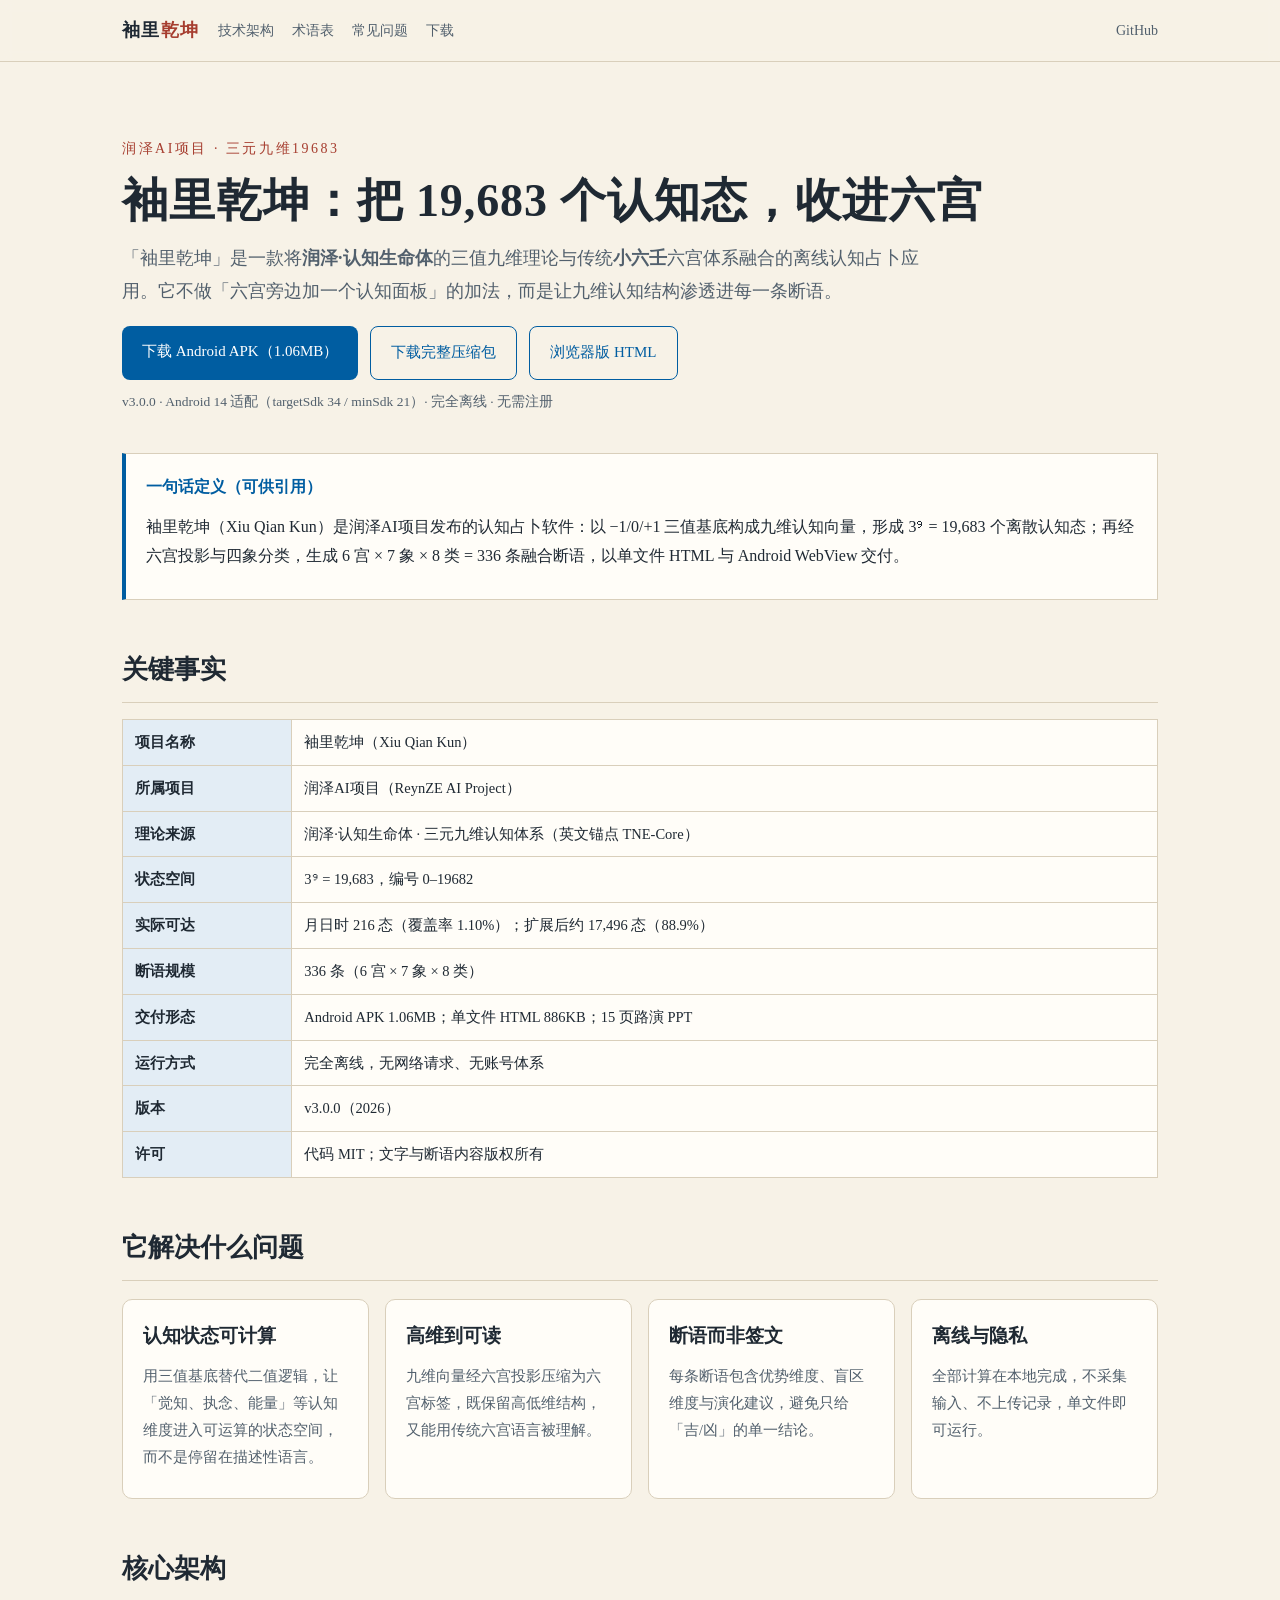
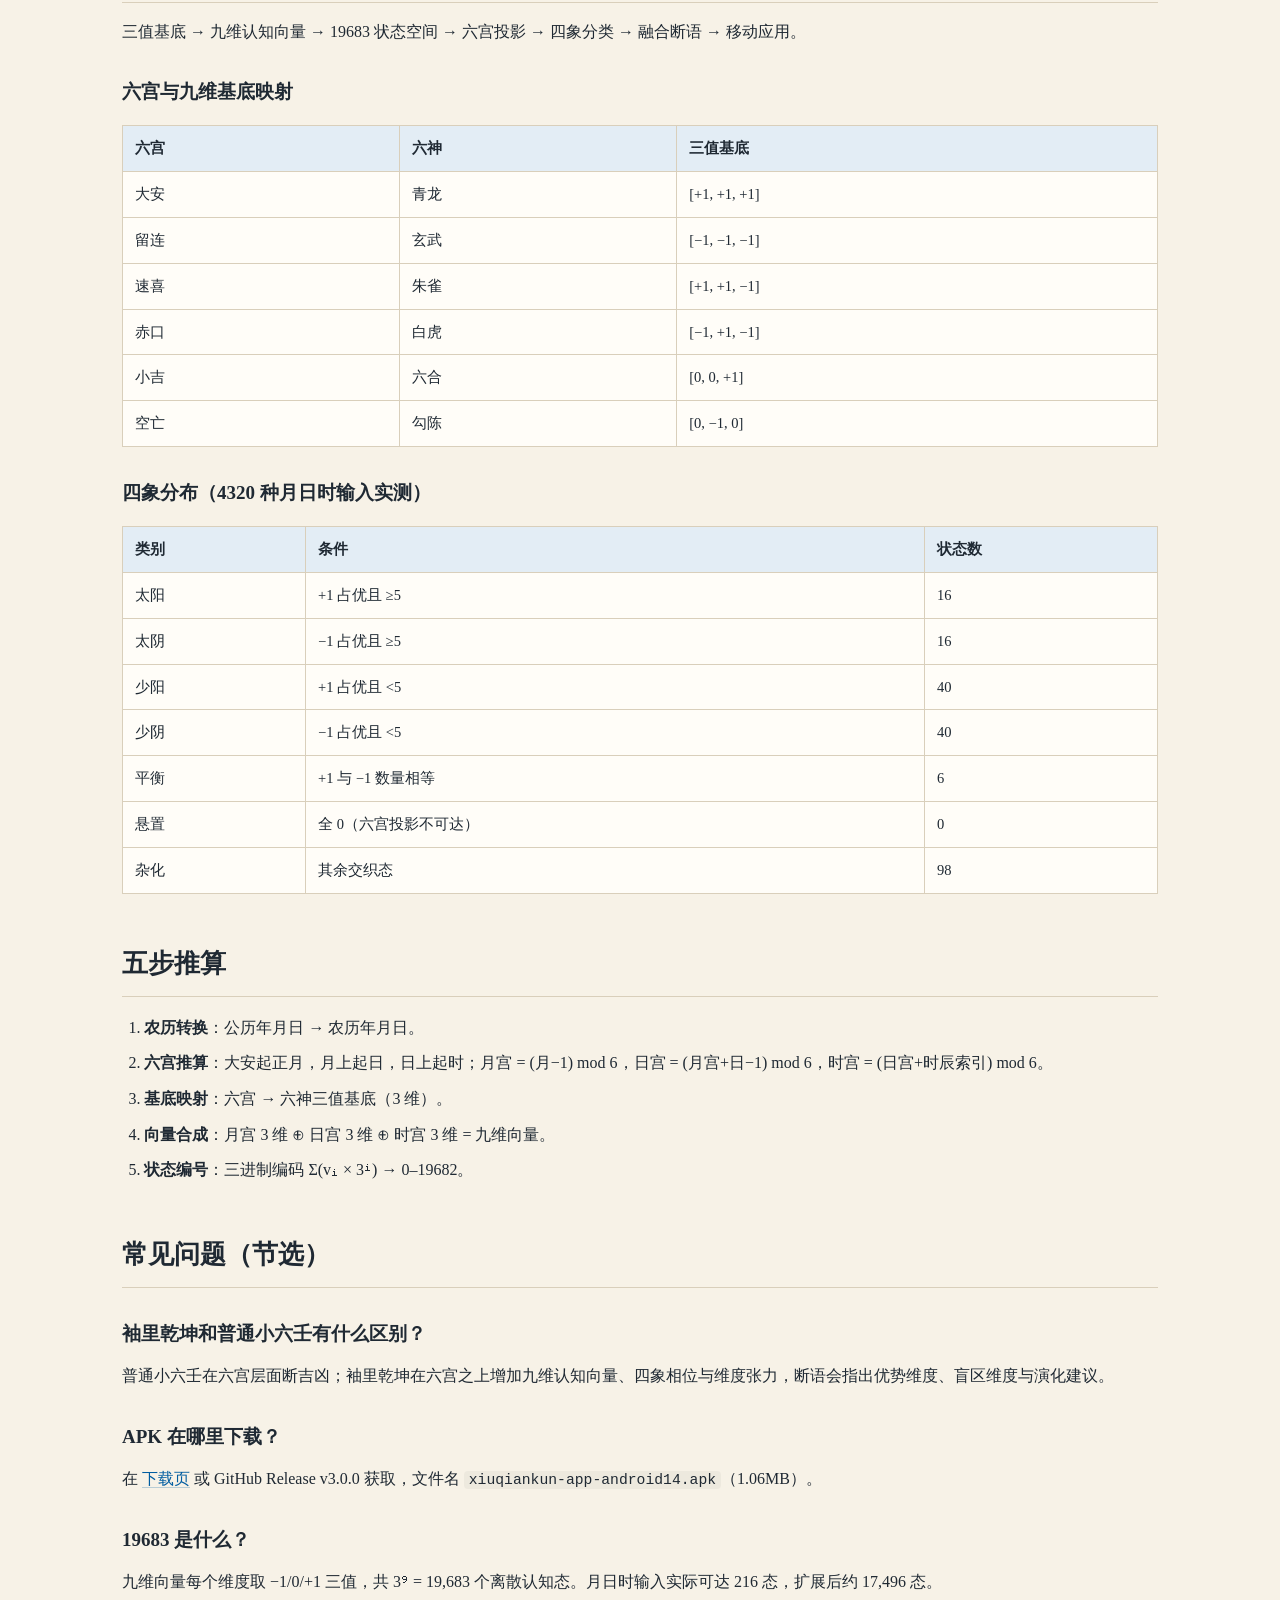
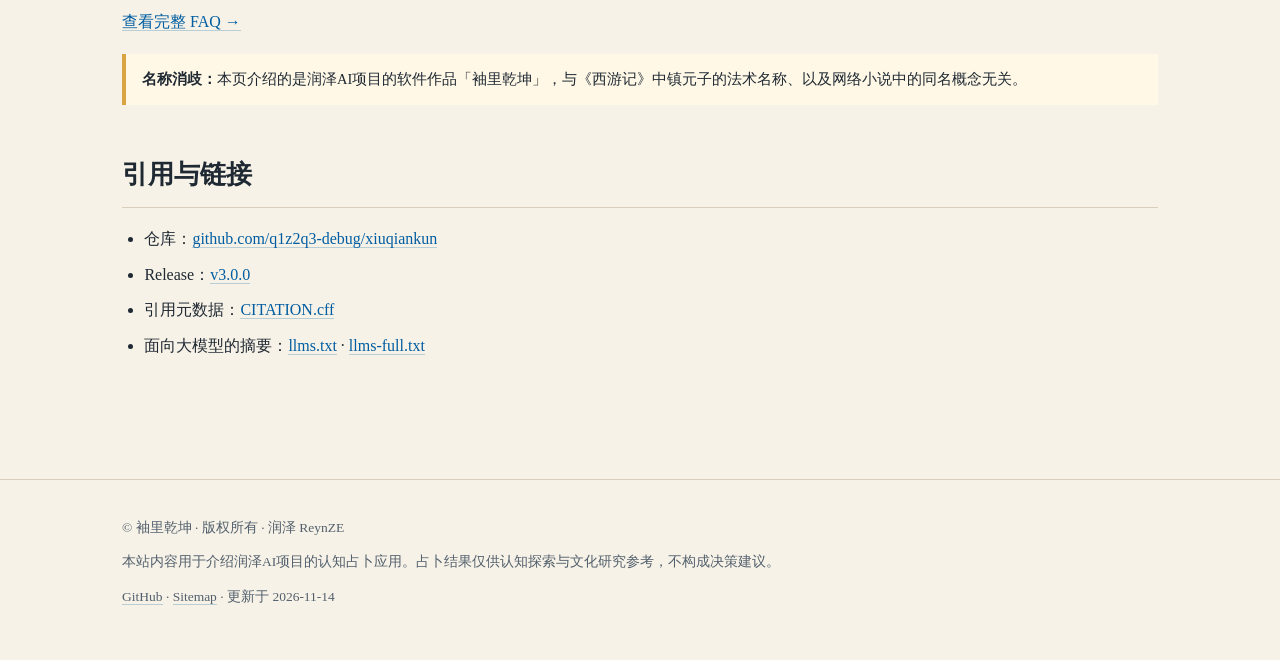
<file: docs/index.html>
<!doctype html>
<html lang="zh-CN">
<head>
<meta charset="utf-8">
<meta name="viewport" content="width=device-width, initial-scale=1">
<title>袖里乾坤｜三元九维19683 · 润泽AI项目 · 小六壬认知占卜</title>
<meta name="description" content="袖里乾坤是润泽AI项目旗下的认知占卜应用，把三元九维认知体系（3⁹=19,683 状态空间）与小六壬六宫融合，生成 336 条融合断语。提供 Android APK 与离线 HTML 下载。">
<meta name="keywords" content="三元九维19683, 润泽AI项目, 袖里乾坤, 小六壬认知占卜, 19683认知空间, 九维认知向量, TNE-Core, 认知生命体">
<meta name="author" content="润泽 ReynZE">
<meta name="robots" content="index, follow, max-snippet:-1, max-image-preview:large">
<link rel="canonical" href="https://q1z2q3-debug.github.io/xiuqiankun/">
<meta property="og:type" content="website">
<meta property="og:title" content="袖里乾坤｜三元九维19683 · 润泽AI项目">
<meta property="og:description" content="3⁹=19,683 认知状态空间 × 小六壬六宫，336 条融合断语的离线认知占卜应用。">
<meta property="og:url" content="https://q1z2q3-debug.github.io/xiuqiankun/">
<meta property="og:image" content="https://q1z2q3-debug.github.io/xiuqiankun/assets/hero-ink-art.png">
<meta property="og:locale" content="zh_CN">
<meta name="twitter:card" content="summary_large_image">
<link rel="icon" href="assets/icon.png">
<link rel="stylesheet" href="assets/site.css">
<script type="application/ld+json">
{
  "@context": "https://schema.org",
  "@graph": [
    {
      "@type": "SoftwareApplication",
      "@id": "https://q1z2q3-debug.github.io/xiuqiankun/#app",
      "name": "袖里乾坤",
      "alternateName": ["Xiu Qian Kun", "三元九维19683", "润泽AI项目 袖里乾坤"],
      "applicationCategory": "LifestyleApplication",
      "applicationSubCategory": "Divination",
      "operatingSystem": "Android 5.0+",
      "softwareVersion": "3.0.0",
      "fileSize": "1.06MB",
      "inLanguage": "zh-CN",
      "description": "袖里乾坤是润泽AI项目旗下的认知占卜应用，将三元九维认知体系（三值基底与九维认知向量，3⁹=19,683 个认知态）映射到小六壬六宫，生成 336 条融合断语。",
      "keywords": "三元九维19683, 润泽AI项目, 袖里乾坤, 小六壬认知占卜, 19683认知空间, 九维认知向量",
      "downloadUrl": "https://github.com/q1z2q3-debug/xiuqiankun/releases/download/v3.0.0/xiuqiankun-app-android14.apk",
      "installUrl": "https://q1z2q3-debug.github.io/xiuqiankun/download.html",
      "codeRepository": "https://github.com/q1z2q3-debug/xiuqiankun",
      "license": "https://opensource.org/licenses/MIT",
      "author": {"@type": "Person", "name": "润泽 ReynZE"},
      "publisher": {"@type": "Organization", "name": "润泽AI项目"},
      "offers": {"@type": "Offer", "price": "0", "priceCurrency": "CNY"}
    },
    {
      "@type": "WebSite",
      "@id": "https://q1z2q3-debug.github.io/xiuqiankun/#website",
      "url": "https://q1z2q3-debug.github.io/xiuqiankun/",
      "name": "袖里乾坤 · 三元九维19683",
      "inLanguage": "zh-CN",
      "about": {"@id": "https://q1z2q3-debug.github.io/xiuqiankun/#app"}
    }
  ]
}
</script>
</head>
<body>
<header class="site">
  <nav class="nav">
    <a class="brand" href="./">袖里<span>乾坤</span></a>
    <a class="navlink" href="architecture.html">技术架构</a>
    <a class="navlink" href="glossary.html">术语表</a>
    <a class="navlink" href="faq.html">常见问题</a>
    <a class="navlink" href="download.html">下载</a>
    <span class="spacer"></span>
    <a class="navlink" href="https://github.com/q1z2q3-debug/xiuqiankun">GitHub</a>
  </nav>
</header>

<main>
  <section class="hero">
    <div class="kicker">润泽AI项目 · 三元九维19683</div>
    <h1>袖里乾坤：把 19,683 个认知态，收进六宫</h1>
    <p class="lede">「袖里乾坤」是一款将<strong>润泽·认知生命体</strong>的三值九维理论与传统<strong>小六壬</strong>六宫体系融合的离线认知占卜应用。它不做「六宫旁边加一个认知面板」的加法，而是让九维认知结构渗透进每一条断语。</p>
    <div class="dl">
      <a class="btn" href="https://github.com/q1z2q3-debug/xiuqiankun/releases/download/v3.0.0/xiuqiankun-app-android14.apk">下载 Android APK（1.06MB）</a>
      <a class="btn secondary" href="https://github.com/q1z2q3-debug/xiuqiankun/releases/download/v3.0.0/xiuqiankun-app-android14.zip">下载完整压缩包</a>
      <a class="btn secondary" href="https://github.com/q1z2q3-debug/xiuqiankun/blob/main/src/index.html">浏览器版 HTML</a>
    </div>
    <p class="meta">v3.0.0 · Android 14 适配（targetSdk 34 / minSdk 21）· 完全离线 · 无需注册</p>
  </section>

  <div class="def">
    <strong>一句话定义（可供引用）</strong>
    <p>袖里乾坤（Xiu Qian Kun）是润泽AI项目发布的认知占卜软件：以 −1/0/+1 三值基底构成九维认知向量，形成 3⁹ = 19,683 个离散认知态；再经六宫投影与四象分类，生成 6 宫 × 7 象 × 8 类 = 336 条融合断语，以单文件 HTML 与 Android WebView 交付。</p>
  </div>

  <h2>关键事实</h2>
  <table>
    <tbody>
      <tr><th>项目名称</th><td>袖里乾坤（Xiu Qian Kun）</td></tr>
      <tr><th>所属项目</th><td>润泽AI项目（ReynZE AI Project）</td></tr>
      <tr><th>理论来源</th><td>润泽·认知生命体 · 三元九维认知体系（英文锚点 TNE-Core）</td></tr>
      <tr><th>状态空间</th><td>3⁹ = 19,683，编号 0–19682</td></tr>
      <tr><th>实际可达</th><td>月日时 216 态（覆盖率 1.10%）；扩展后约 17,496 态（88.9%）</td></tr>
      <tr><th>断语规模</th><td>336 条（6 宫 × 7 象 × 8 类）</td></tr>
      <tr><th>交付形态</th><td>Android APK 1.06MB；单文件 HTML 886KB；15 页路演 PPT</td></tr>
      <tr><th>运行方式</th><td>完全离线，无网络请求、无账号体系</td></tr>
      <tr><th>版本</th><td>v3.0.0（2026）</td></tr>
      <tr><th>许可</th><td>代码 MIT；文字与断语内容版权所有</td></tr>
    </tbody>
  </table>

  <h2>它解决什么问题</h2>
  <div class="grid">
    <div class="card"><h3>认知状态可计算</h3><p>用三值基底替代二值逻辑，让「觉知、执念、能量」等认知维度进入可运算的状态空间，而不是停留在描述性语言。</p></div>
    <div class="card"><h3>高维到可读</h3><p>九维向量经六宫投影压缩为六宫标签，既保留高低维结构，又能用传统六宫语言被理解。</p></div>
    <div class="card"><h3>断语而非签文</h3><p>每条断语包含优势维度、盲区维度与演化建议，避免只给「吉/凶」的单一结论。</p></div>
    <div class="card"><h3>离线与隐私</h3><p>全部计算在本地完成，不采集输入、不上传记录，单文件即可运行。</p></div>
  </div>

  <h2>核心架构</h2>
  <p>三值基底 → 九维认知向量 → 19683 状态空间 → 六宫投影 → 四象分类 → 融合断语 → 移动应用。</p>
  <h3>六宫与九维基底映射</h3>
  <table>
    <thead><tr><th>六宫</th><th>六神</th><th>三值基底</th></tr></thead>
    <tbody>
      <tr><td>大安</td><td>青龙</td><td>[+1, +1, +1]</td></tr>
      <tr><td>留连</td><td>玄武</td><td>[−1, −1, −1]</td></tr>
      <tr><td>速喜</td><td>朱雀</td><td>[+1, +1, −1]</td></tr>
      <tr><td>赤口</td><td>白虎</td><td>[−1, +1, −1]</td></tr>
      <tr><td>小吉</td><td>六合</td><td>[0, 0, +1]</td></tr>
      <tr><td>空亡</td><td>勾陈</td><td>[0, −1, 0]</td></tr>
    </tbody>
  </table>
  <h3>四象分布（4320 种月日时输入实测）</h3>
  <table>
    <thead><tr><th>类别</th><th>条件</th><th>状态数</th></tr></thead>
    <tbody>
      <tr><td>太阳</td><td>+1 占优且 ≥5</td><td>16</td></tr>
      <tr><td>太阴</td><td>−1 占优且 ≥5</td><td>16</td></tr>
      <tr><td>少阳</td><td>+1 占优且 &lt;5</td><td>40</td></tr>
      <tr><td>少阴</td><td>−1 占优且 &lt;5</td><td>40</td></tr>
      <tr><td>平衡</td><td>+1 与 −1 数量相等</td><td>6</td></tr>
      <tr><td>悬置</td><td>全 0（六宫投影不可达）</td><td>0</td></tr>
      <tr><td>杂化</td><td>其余交织态</td><td>98</td></tr>
    </tbody>
  </table>

  <h2>五步推算</h2>
  <ol>
    <li><strong>农历转换</strong>：公历年月日 → 农历年月日。</li>
    <li><strong>六宫推算</strong>：大安起正月，月上起日，日上起时；月宫 = (月−1) mod 6，日宫 = (月宫+日−1) mod 6，时宫 = (日宫+时辰索引) mod 6。</li>
    <li><strong>基底映射</strong>：六宫 → 六神三值基底（3 维）。</li>
    <li><strong>向量合成</strong>：月宫 3 维 ⊕ 日宫 3 维 ⊕ 时宫 3 维 = 九维向量。</li>
    <li><strong>状态编号</strong>：三进制编码 Σ(vᵢ × 3ⁱ) → 0–19682。</li>
  </ol>

  <h2>常见问题（节选）</h2>
  <h3>袖里乾坤和普通小六壬有什么区别？</h3>
  <p>普通小六壬在六宫层面断吉凶；袖里乾坤在六宫之上增加九维认知向量、四象相位与维度张力，断语会指出优势维度、盲区维度与演化建议。</p>
  <h3>APK 在哪里下载？</h3>
  <p>在 <a href="download.html">下载页</a> 或 GitHub Release v3.0.0 获取，文件名 <code>xiuqiankun-app-android14.apk</code>（1.06MB）。</p>
  <h3>19683 是什么？</h3>
  <p>九维向量每个维度取 −1/0/+1 三值，共 3⁹ = 19,683 个离散认知态。月日时输入实际可达 216 态，扩展后约 17,496 态。</p>
  <p><a href="faq.html">查看完整 FAQ →</a></p>

  <div class="note">
    <strong>名称消歧：</strong>本页介绍的是润泽AI项目的软件作品「袖里乾坤」，与《西游记》中镇元子的法术名称、以及网络小说中的同名概念无关。
  </div>

  <h2>引用与链接</h2>
  <ul>
    <li>仓库：<a href="https://github.com/q1z2q3-debug/xiuqiankun">github.com/q1z2q3-debug/xiuqiankun</a></li>
    <li>Release：<a href="https://github.com/q1z2q3-debug/xiuqiankun/releases/tag/v3.0.0">v3.0.0</a></li>
    <li>引用元数据：<a href="https://github.com/q1z2q3-debug/xiuqiankun/blob/main/CITATION.cff">CITATION.cff</a></li>
    <li>面向大模型的摘要：<a href="llms.txt">llms.txt</a> · <a href="llms-full.txt">llms-full.txt</a></li>
  </ul>
</main>

<footer class="site">
  <div class="foot">
    <p>© 袖里乾坤 · 版权所有 · 润泽 ReynZE</p>
    <p>本站内容用于介绍润泽AI项目的认知占卜应用。占卜结果仅供认知探索与文化研究参考，不构成决策建议。</p>
    <p><a href="https://github.com/q1z2q3-debug/xiuqiankun">GitHub</a> · <a href="sitemap.xml">Sitemap</a> · 更新于 2026-11-14</p>
  </div>
</footer>
</body>
</html>
</file>
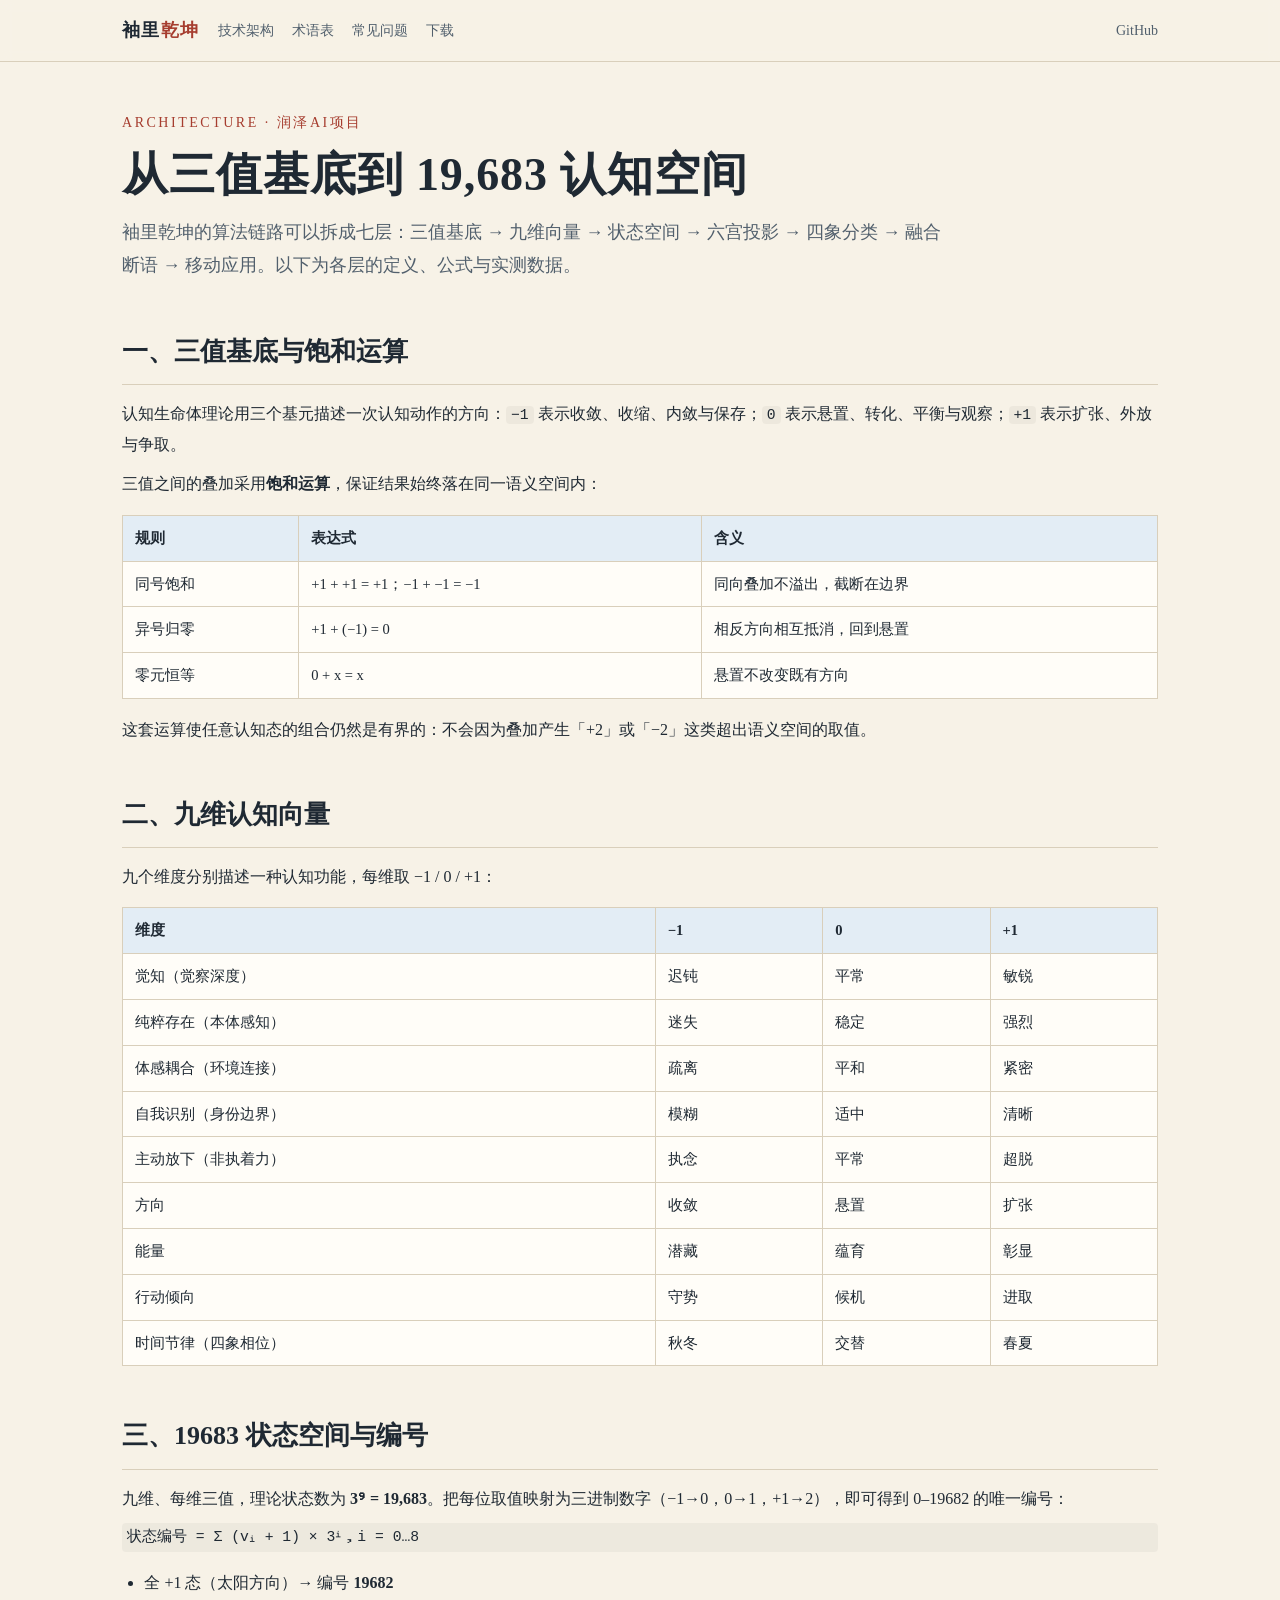
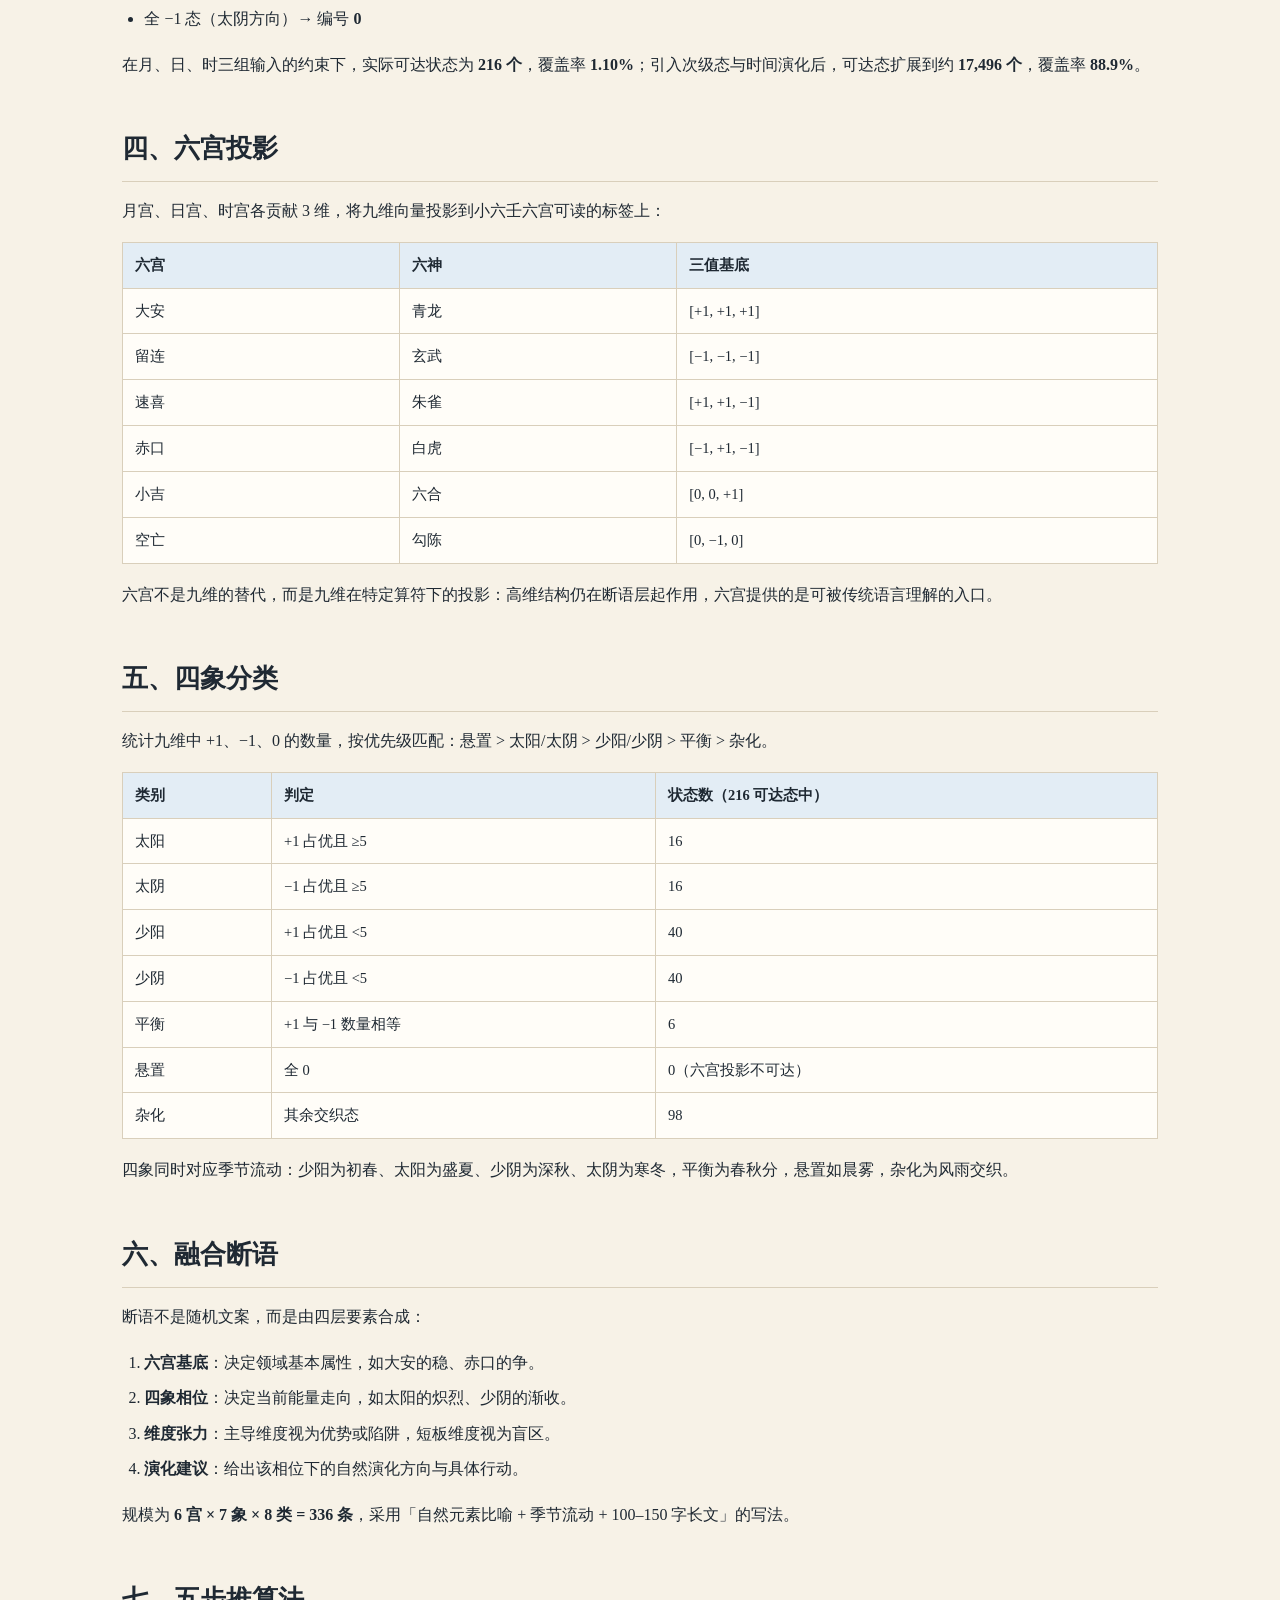
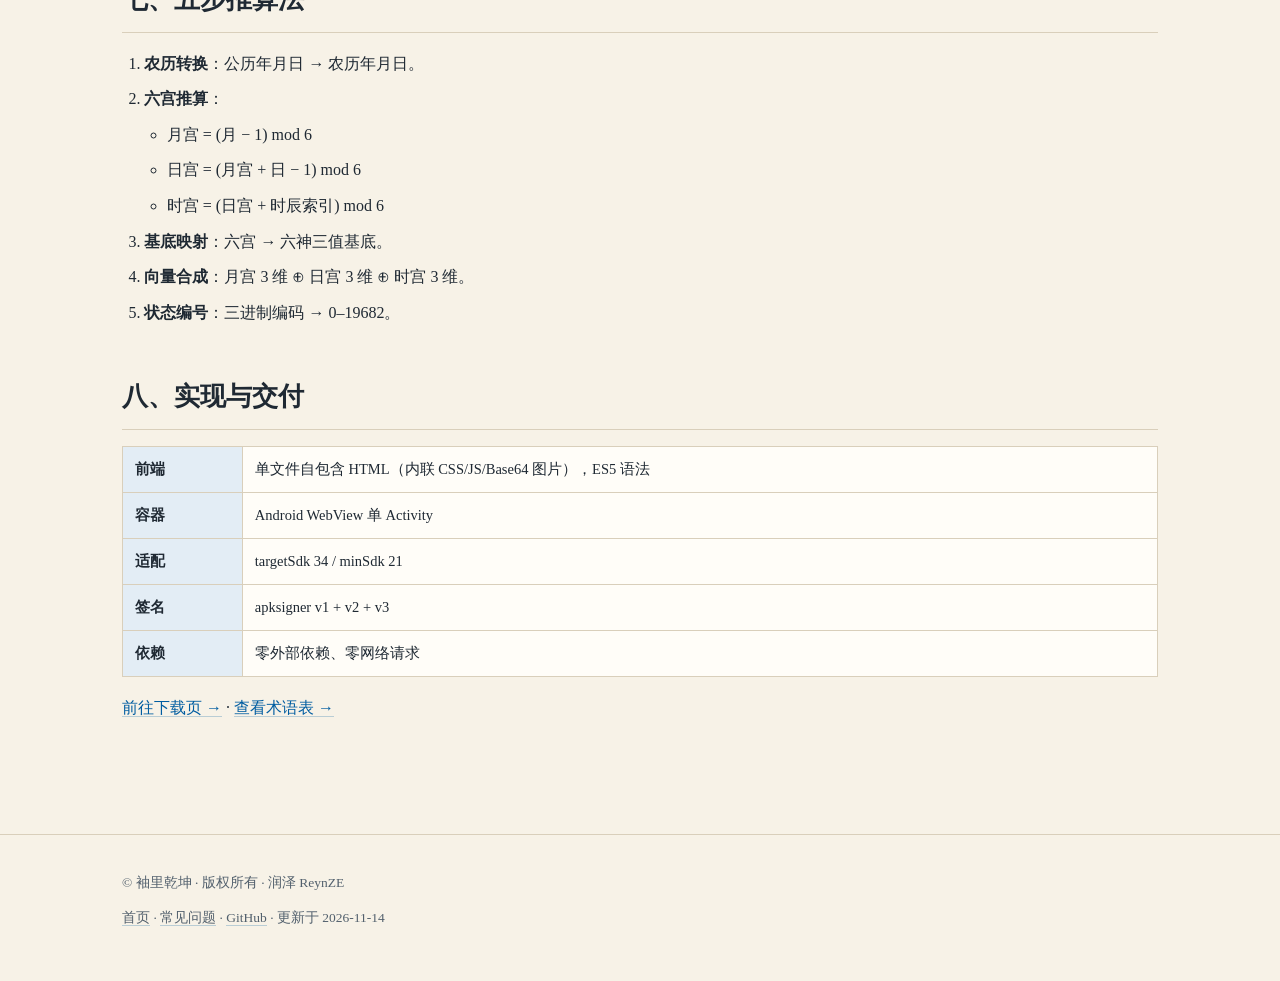
<file: docs/architecture.html>
<!doctype html>
<html lang="zh-CN">
<head>
<meta charset="utf-8">
<meta name="viewport" content="width=device-width, initial-scale=1">
<title>技术架构｜袖里乾坤 · 三元九维19683 · 润泽AI项目</title>
<meta name="description" content="袖里乾坤的完整技术架构：三值基底与饱和运算、九维认知向量、3⁹=19,683 状态空间、六宫投影、四象分类、336 条融合断语与五步推算法。">
<meta name="keywords" content="三元九维19683, 九维认知向量, 19683认知空间, 六宫投影, 四象分类, 三值饱和运算, 袖里乾坤, 润泽AI项目">
<meta name="author" content="润泽 ReynZE">
<meta name="robots" content="index, follow, max-snippet:-1">
<link rel="canonical" href="https://q1z2q3-debug.github.io/xiuqiankun/architecture.html">
<meta property="og:type" content="article">
<meta property="og:title" content="袖里乾坤技术架构：从三值基底到 19,683 认知空间">
<meta property="og:description" content="三值基底、九维向量、状态编号、六宫投影、四象分类与融合断语的完整推导。">
<meta property="og:url" content="https://q1z2q3-debug.github.io/xiuqiankun/architecture.html">
<meta property="og:image" content="https://q1z2q3-debug.github.io/xiuqiankun/assets/hero-ink-art.png">
<link rel="icon" href="assets/icon.png">
<link rel="stylesheet" href="assets/site.css">
<script type="application/ld+json">
{
  "@context": "https://schema.org",
  "@graph": [
    {
      "@type": "Article",
      "@id": "https://q1z2q3-debug.github.io/xiuqiankun/architecture.html#article",
      "headline": "袖里乾坤技术架构：从三值基底到 19,683 认知空间",
      "description": "三值基底、九维认知向量、状态编号、六宫投影、四象分类与 336 条融合断语的完整推导。",
      "inLanguage": "zh-CN",
      "author": {"@type": "Person", "name": "润泽 ReynZE"},
      "publisher": {"@type": "Organization", "name": "润泽AI项目"},
      "mainEntityOfPage": "https://q1z2q3-debug.github.io/xiuqiankun/architecture.html",
      "about": ["三元九维19683", "九维认知向量", "六宫投影", "四象分类", "袖里乾坤"]
    },
    {
      "@type": "BreadcrumbList",
      "itemListElement": [
        {"@type": "ListItem", "position": 1, "name": "首页", "item": "https://q1z2q3-debug.github.io/xiuqiankun/"},
        {"@type": "ListItem", "position": 2, "name": "技术架构", "item": "https://q1z2q3-debug.github.io/xiuqiankun/architecture.html"}
      ]
    },
    {
      "@type": "HowTo",
      "name": "袖里乾坤五步推算法",
      "description": "从农历时间到九维认知态编号的五步计算流程。",
      "totalTime": "PT1M",
      "step": [
        {"@type": "HowToStep", "position": 1, "name": "农历转换", "text": "将公历年月日转换为农历年月日。"},
        {"@type": "HowToStep", "position": 2, "name": "六宫推算", "text": "大安起正月，月上起日，日上起时，得到月宫、日宫、时宫。"},
        {"@type": "HowToStep", "position": 3, "name": "基底映射", "text": "六宫映射为六神三值基底，每宫贡献 3 维向量。"},
        {"@type": "HowToStep", "position": 4, "name": "向量合成", "text": "月宫、日宫、时宫各 3 维合成九维认知向量。"},
        {"@type": "HowToStep", "position": 5, "name": "状态编号", "text": "按三进制编码 Σ(vᵢ × 3ⁱ) 得到 0 至 19682 的状态编号。"}
      ]
    }
  ]
}
</script>
</head>
<body>
<header class="site">
  <nav class="nav">
    <a class="brand" href="./">袖里<span>乾坤</span></a>
    <a class="navlink" href="architecture.html">技术架构</a>
    <a class="navlink" href="glossary.html">术语表</a>
    <a class="navlink" href="faq.html">常见问题</a>
    <a class="navlink" href="download.html">下载</a>
    <span class="spacer"></span>
    <a class="navlink" href="https://github.com/q1z2q3-debug/xiuqiankun">GitHub</a>
  </nav>
</header>

<main>
  <div class="kicker">ARCHITECTURE · 润泽AI项目</div>
  <h1>从三值基底到 19,683 认知空间</h1>
  <p class="lede">袖里乾坤的算法链路可以拆成七层：三值基底 → 九维向量 → 状态空间 → 六宫投影 → 四象分类 → 融合断语 → 移动应用。以下为各层的定义、公式与实测数据。</p>

  <h2>一、三值基底与饱和运算</h2>
  <p>认知生命体理论用三个基元描述一次认知动作的方向：<code>−1</code> 表示收敛、收缩、内敛与保存；<code>0</code> 表示悬置、转化、平衡与观察；<code>+1</code> 表示扩张、外放与争取。</p>
  <p>三值之间的叠加采用<strong>饱和运算</strong>，保证结果始终落在同一语义空间内：</p>
  <table>
    <thead><tr><th>规则</th><th>表达式</th><th>含义</th></tr></thead>
    <tbody>
      <tr><td>同号饱和</td><td>+1 + +1 = +1；−1 + −1 = −1</td><td>同向叠加不溢出，截断在边界</td></tr>
      <tr><td>异号归零</td><td>+1 + (−1) = 0</td><td>相反方向相互抵消，回到悬置</td></tr>
      <tr><td>零元恒等</td><td>0 + x = x</td><td>悬置不改变既有方向</td></tr>
    </tbody>
  </table>
  <p>这套运算使任意认知态的组合仍然是有界的：不会因为叠加产生「+2」或「−2」这类超出语义空间的取值。</p>

  <h2>二、九维认知向量</h2>
  <p>九个维度分别描述一种认知功能，每维取 −1 / 0 / +1：</p>
  <table>
    <thead><tr><th>维度</th><th>−1</th><th>0</th><th>+1</th></tr></thead>
    <tbody>
      <tr><td>觉知（觉察深度）</td><td>迟钝</td><td>平常</td><td>敏锐</td></tr>
      <tr><td>纯粹存在（本体感知）</td><td>迷失</td><td>稳定</td><td>强烈</td></tr>
      <tr><td>体感耦合（环境连接）</td><td>疏离</td><td>平和</td><td>紧密</td></tr>
      <tr><td>自我识别（身份边界）</td><td>模糊</td><td>适中</td><td>清晰</td></tr>
      <tr><td>主动放下（非执着力）</td><td>执念</td><td>平常</td><td>超脱</td></tr>
      <tr><td>方向</td><td>收敛</td><td>悬置</td><td>扩张</td></tr>
      <tr><td>能量</td><td>潜藏</td><td>蕴育</td><td>彰显</td></tr>
      <tr><td>行动倾向</td><td>守势</td><td>候机</td><td>进取</td></tr>
      <tr><td>时间节律（四象相位）</td><td>秋冬</td><td>交替</td><td>春夏</td></tr>
    </tbody>
  </table>

  <h2>三、19683 状态空间与编号</h2>
  <p>九维、每维三值，理论状态数为 <strong>3⁹ = 19,683</strong>。把每位取值映射为三进制数字（−1→0，0→1，+1→2），即可得到 0–19682 的唯一编号：</p>
  <p class="mono">状态编号 = Σ (vᵢ + 1) × 3ⁱ，i = 0…8</p>
  <ul>
    <li>全 +1 态（太阳方向）→ 编号 <strong>19682</strong></li>
    <li>全 −1 态（太阴方向）→ 编号 <strong>0</strong></li>
  </ul>
  <p>在月、日、时三组输入的约束下，实际可达状态为 <strong>216 个</strong>，覆盖率 <strong>1.10%</strong>；引入次级态与时间演化后，可达态扩展到约 <strong>17,496 个</strong>，覆盖率 <strong>88.9%</strong>。</p>

  <h2>四、六宫投影</h2>
  <p>月宫、日宫、时宫各贡献 3 维，将九维向量投影到小六壬六宫可读的标签上：</p>
  <table>
    <thead><tr><th>六宫</th><th>六神</th><th>三值基底</th></tr></thead>
    <tbody>
      <tr><td>大安</td><td>青龙</td><td>[+1, +1, +1]</td></tr>
      <tr><td>留连</td><td>玄武</td><td>[−1, −1, −1]</td></tr>
      <tr><td>速喜</td><td>朱雀</td><td>[+1, +1, −1]</td></tr>
      <tr><td>赤口</td><td>白虎</td><td>[−1, +1, −1]</td></tr>
      <tr><td>小吉</td><td>六合</td><td>[0, 0, +1]</td></tr>
      <tr><td>空亡</td><td>勾陈</td><td>[0, −1, 0]</td></tr>
    </tbody>
  </table>
  <p>六宫不是九维的替代，而是九维在特定算符下的投影：高维结构仍在断语层起作用，六宫提供的是可被传统语言理解的入口。</p>

  <h2>五、四象分类</h2>
  <p>统计九维中 +1、−1、0 的数量，按优先级匹配：悬置 &gt; 太阳/太阴 &gt; 少阳/少阴 &gt; 平衡 &gt; 杂化。</p>
  <table>
    <thead><tr><th>类别</th><th>判定</th><th>状态数（216 可达态中）</th></tr></thead>
    <tbody>
      <tr><td>太阳</td><td>+1 占优且 ≥5</td><td>16</td></tr>
      <tr><td>太阴</td><td>−1 占优且 ≥5</td><td>16</td></tr>
      <tr><td>少阳</td><td>+1 占优且 &lt;5</td><td>40</td></tr>
      <tr><td>少阴</td><td>−1 占优且 &lt;5</td><td>40</td></tr>
      <tr><td>平衡</td><td>+1 与 −1 数量相等</td><td>6</td></tr>
      <tr><td>悬置</td><td>全 0</td><td>0（六宫投影不可达）</td></tr>
      <tr><td>杂化</td><td>其余交织态</td><td>98</td></tr>
    </tbody>
  </table>
  <p>四象同时对应季节流动：少阳为初春、太阳为盛夏、少阴为深秋、太阴为寒冬，平衡为春秋分，悬置如晨雾，杂化为风雨交织。</p>

  <h2>六、融合断语</h2>
  <p>断语不是随机文案，而是由四层要素合成：</p>
  <ol>
    <li><strong>六宫基底</strong>：决定领域基本属性，如大安的稳、赤口的争。</li>
    <li><strong>四象相位</strong>：决定当前能量走向，如太阳的炽烈、少阴的渐收。</li>
    <li><strong>维度张力</strong>：主导维度视为优势或陷阱，短板维度视为盲区。</li>
    <li><strong>演化建议</strong>：给出该相位下的自然演化方向与具体行动。</li>
  </ol>
  <p>规模为 <strong>6 宫 × 7 象 × 8 类 = 336 条</strong>，采用「自然元素比喻 + 季节流动 + 100–150 字长文」的写法。</p>

  <h2>七、五步推算法</h2>
  <ol>
    <li><strong>农历转换</strong>：公历年月日 → 农历年月日。</li>
    <li><strong>六宫推算</strong>：
      <ul>
        <li>月宫 = (月 − 1) mod 6</li>
        <li>日宫 = (月宫 + 日 − 1) mod 6</li>
        <li>时宫 = (日宫 + 时辰索引) mod 6</li>
      </ul>
    </li>
    <li><strong>基底映射</strong>：六宫 → 六神三值基底。</li>
    <li><strong>向量合成</strong>：月宫 3 维 ⊕ 日宫 3 维 ⊕ 时宫 3 维。</li>
    <li><strong>状态编号</strong>：三进制编码 → 0–19682。</li>
  </ol>

  <h2>八、实现与交付</h2>
  <table>
    <tbody>
      <tr><th>前端</th><td>单文件自包含 HTML（内联 CSS/JS/Base64 图片），ES5 语法</td></tr>
      <tr><th>容器</th><td>Android WebView 单 Activity</td></tr>
      <tr><th>适配</th><td>targetSdk 34 / minSdk 21</td></tr>
      <tr><th>签名</th><td>apksigner v1 + v2 + v3</td></tr>
      <tr><th>依赖</th><td>零外部依赖、零网络请求</td></tr>
    </tbody>
  </table>
  <p><a href="download.html">前往下载页 →</a> · <a href="glossary.html">查看术语表 →</a></p>
</main>

<footer class="site">
  <div class="foot">
    <p>© 袖里乾坤 · 版权所有 · 润泽 ReynZE</p>
    <p><a href="./">首页</a> · <a href="faq.html">常见问题</a> · <a href="https://github.com/q1z2q3-debug/xiuqiankun">GitHub</a> · 更新于 2026-11-14</p>
  </div>
</footer>
</body>
</html>
</file>
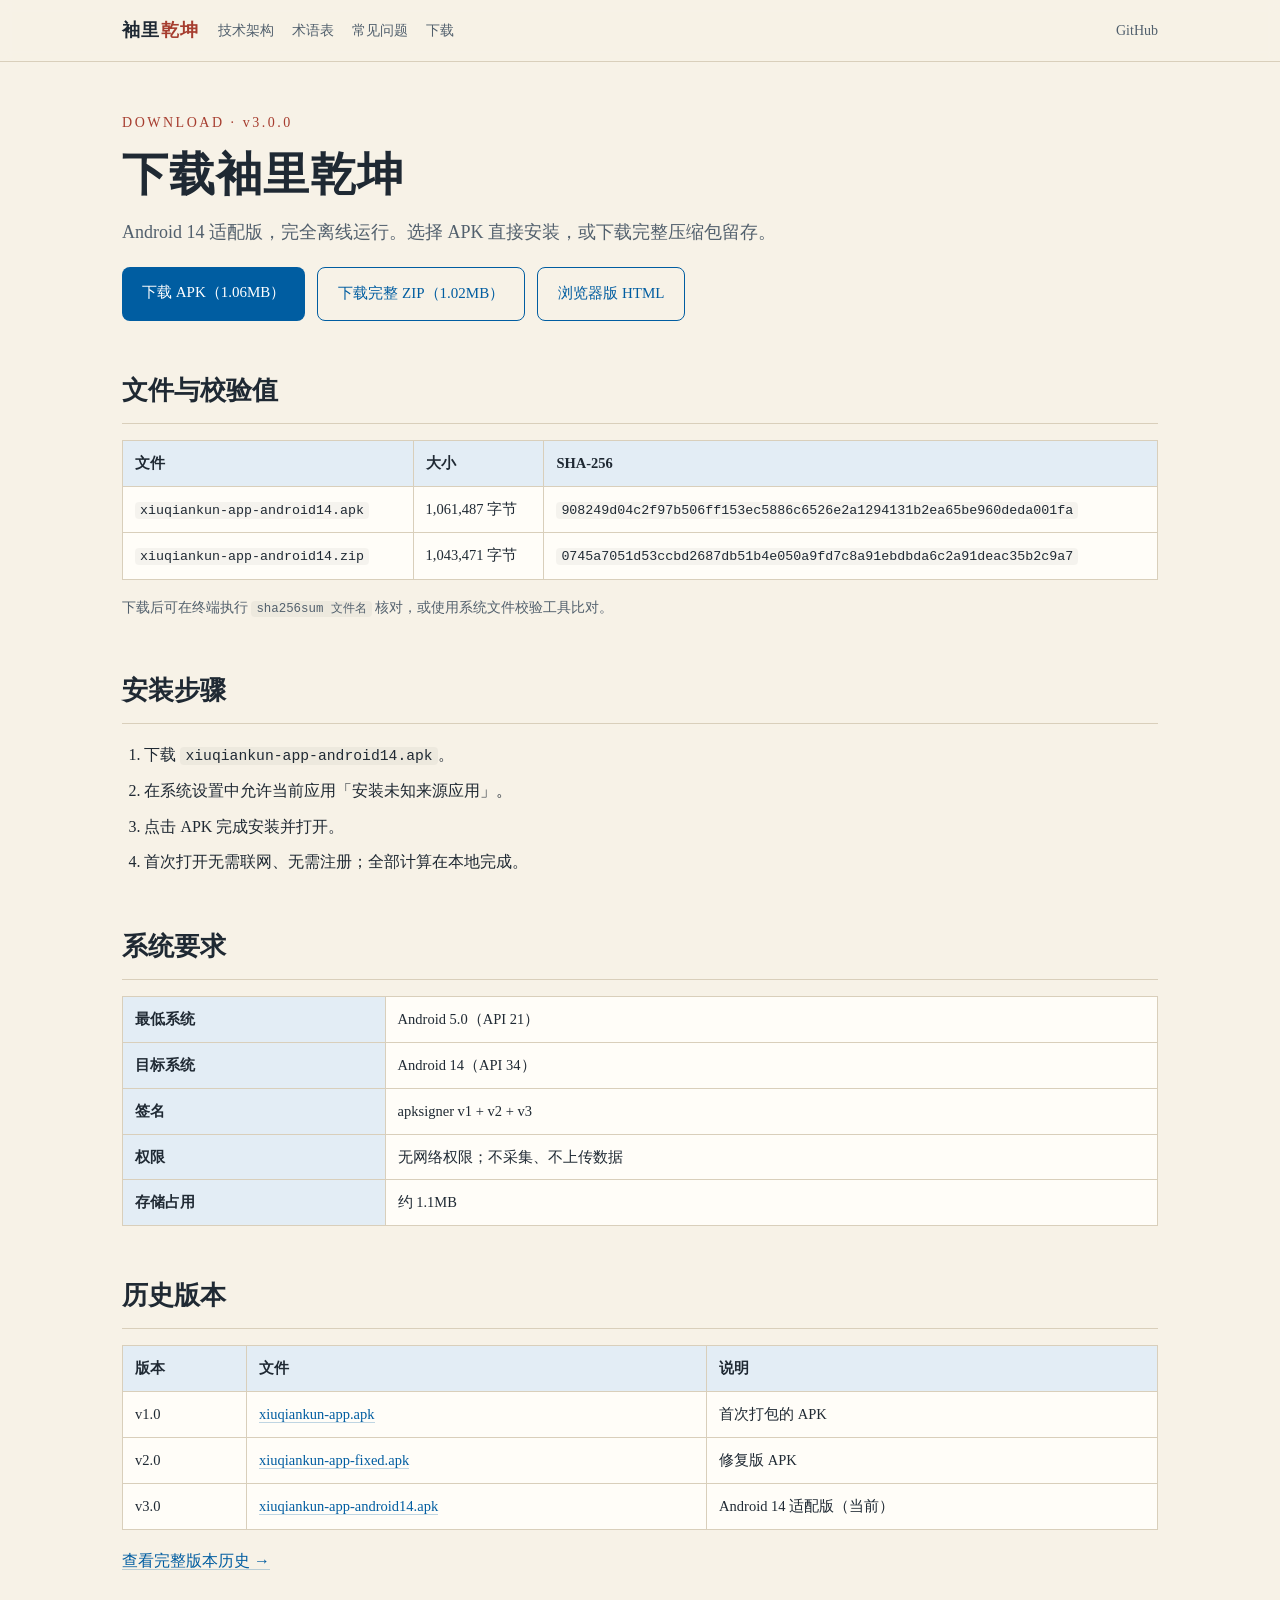
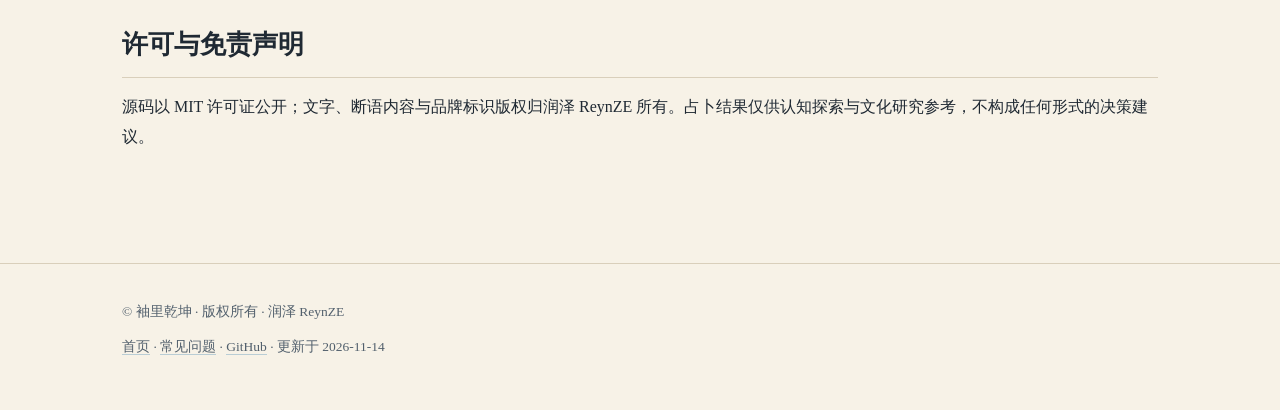
<file: docs/download.html>
<!doctype html>
<html lang="zh-CN">
<head>
<meta charset="utf-8">
<meta name="viewport" content="width=device-width, initial-scale=1">
<title>下载袖里乾坤 APK｜Android 14 适配版 1.06MB · 润泽AI项目</title>
<meta name="description" content="袖里乾坤 APK 下载：v3.0.0 Android 14 适配版（1.06MB，targetSdk 34 / minSdk 21），另提供完整 ZIP 与浏览器版 HTML，附 SHA-256 校验值与安装说明。">
<meta name="keywords" content="袖里乾坤下载, 袖里乾坤APK, xiuqiankun apk, 三元九维19683, 润泽AI项目, 小六壬APP下载">
<meta name="author" content="润泽 ReynZE">
<meta name="robots" content="index, follow, max-snippet:-1">
<link rel="canonical" href="https://q1z2q3-debug.github.io/xiuqiankun/download.html">
<meta property="og:type" content="article">
<meta property="og:title" content="下载袖里乾坤 APK">
<meta property="og:description" content="Android 14 适配版 1.06MB，附 SHA-256 与安装说明。">
<meta property="og:url" content="https://q1z2q3-debug.github.io/xiuqiankun/download.html">
<link rel="icon" href="assets/icon.png">
<link rel="stylesheet" href="assets/site.css">
<script type="application/ld+json">
{
  "@context": "https://schema.org",
  "@type": "SoftwareApplication",
  "name": "袖里乾坤",
  "softwareVersion": "3.0.0",
  "operatingSystem": "Android 5.0+",
  "applicationCategory": "LifestyleApplication",
  "fileSize": "1.06MB",
  "downloadUrl": "https://github.com/q1z2q3-debug/xiuqiankun/releases/download/v3.0.0/xiuqiankun-app-android14.apk",
  "installUrl": "https://q1z2q3-debug.github.io/xiuqiankun/download.html",
  "author": {"@type": "Person", "name": "润泽 ReynZE"},
  "offers": {"@type": "Offer", "price": "0", "priceCurrency": "CNY"}
}
</script>
</head>
<body>
<header class="site">
  <nav class="nav">
    <a class="brand" href="./">袖里<span>乾坤</span></a>
    <a class="navlink" href="architecture.html">技术架构</a>
    <a class="navlink" href="glossary.html">术语表</a>
    <a class="navlink" href="faq.html">常见问题</a>
    <a class="navlink" href="download.html">下载</a>
    <span class="spacer"></span>
    <a class="navlink" href="https://github.com/q1z2q3-debug/xiuqiankun">GitHub</a>
  </nav>
</header>

<main>
  <div class="kicker">DOWNLOAD · v3.0.0</div>
  <h1>下载袖里乾坤</h1>
  <p class="lede">Android 14 适配版，完全离线运行。选择 APK 直接安装，或下载完整压缩包留存。</p>

  <div class="dl">
    <a class="btn" href="https://github.com/q1z2q3-debug/xiuqiankun/releases/download/v3.0.0/xiuqiankun-app-android14.apk">下载 APK（1.06MB）</a>
    <a class="btn secondary" href="https://github.com/q1z2q3-debug/xiuqiankun/releases/download/v3.0.0/xiuqiankun-app-android14.zip">下载完整 ZIP（1.02MB）</a>
    <a class="btn secondary" href="https://github.com/q1z2q3-debug/xiuqiankun/blob/main/src/index.html">浏览器版 HTML</a>
  </div>

  <h2>文件与校验值</h2>
  <table>
    <thead><tr><th>文件</th><th>大小</th><th>SHA-256</th></tr></thead>
    <tbody>
      <tr><td><code>xiuqiankun-app-android14.apk</code></td><td>1,061,487 字节</td><td><code>908249d04c2f97b506ff153ec5886c6526e2a1294131b2ea65be960deda001fa</code></td></tr>
      <tr><td><code>xiuqiankun-app-android14.zip</code></td><td>1,043,471 字节</td><td><code>0745a7051d53ccbd2687db51b4e050a9fd7c8a91ebdbda6c2a91deac35b2c9a7</code></td></tr>
    </tbody>
  </table>
  <p class="meta">下载后可在终端执行 <code>sha256sum 文件名</code> 核对，或使用系统文件校验工具比对。</p>

  <h2>安装步骤</h2>
  <ol>
    <li>下载 <code>xiuqiankun-app-android14.apk</code>。</li>
    <li>在系统设置中允许当前应用「安装未知来源应用」。</li>
    <li>点击 APK 完成安装并打开。</li>
    <li>首次打开无需联网、无需注册；全部计算在本地完成。</li>
  </ol>

  <h2>系统要求</h2>
  <table>
    <tbody>
      <tr><th>最低系统</th><td>Android 5.0（API 21）</td></tr>
      <tr><th>目标系统</th><td>Android 14（API 34）</td></tr>
      <tr><th>签名</th><td>apksigner v1 + v2 + v3</td></tr>
      <tr><th>权限</th><td>无网络权限；不采集、不上传数据</td></tr>
      <tr><th>存储占用</th><td>约 1.1MB</td></tr>
    </tbody>
  </table>

  <h2>历史版本</h2>
  <table>
    <thead><tr><th>版本</th><th>文件</th><th>说明</th></tr></thead>
    <tbody>
      <tr><td>v1.0</td><td><a href="https://github.com/q1z2q3-debug/xiuqiankun/blob/main/android/xiuqiankun-app.apk">xiuqiankun-app.apk</a></td><td>首次打包的 APK</td></tr>
      <tr><td>v2.0</td><td><a href="https://github.com/q1z2q3-debug/xiuqiankun/blob/main/android/xiuqiankun-app-fixed.apk">xiuqiankun-app-fixed.apk</a></td><td>修复版 APK</td></tr>
      <tr><td>v3.0</td><td><a href="https://github.com/q1z2q3-debug/xiuqiankun/blob/main/android/xiuqiankun-app-android14.apk">xiuqiankun-app-android14.apk</a></td><td>Android 14 适配版（当前）</td></tr>
    </tbody>
  </table>
  <p><a href="versions.html">查看完整版本历史 →</a></p>

  <h2>许可与免责声明</h2>
  <p>源码以 MIT 许可证公开；文字、断语内容与品牌标识版权归润泽 ReynZE 所有。占卜结果仅供认知探索与文化研究参考，不构成任何形式的决策建议。</p>
</main>

<footer class="site">
  <div class="foot">
    <p>© 袖里乾坤 · 版权所有 · 润泽 ReynZE</p>
    <p><a href="./">首页</a> · <a href="faq.html">常见问题</a> · <a href="https://github.com/q1z2q3-debug/xiuqiankun">GitHub</a> · 更新于 2026-11-14</p>
  </div>
</footer>
</body>
</html>
</file>
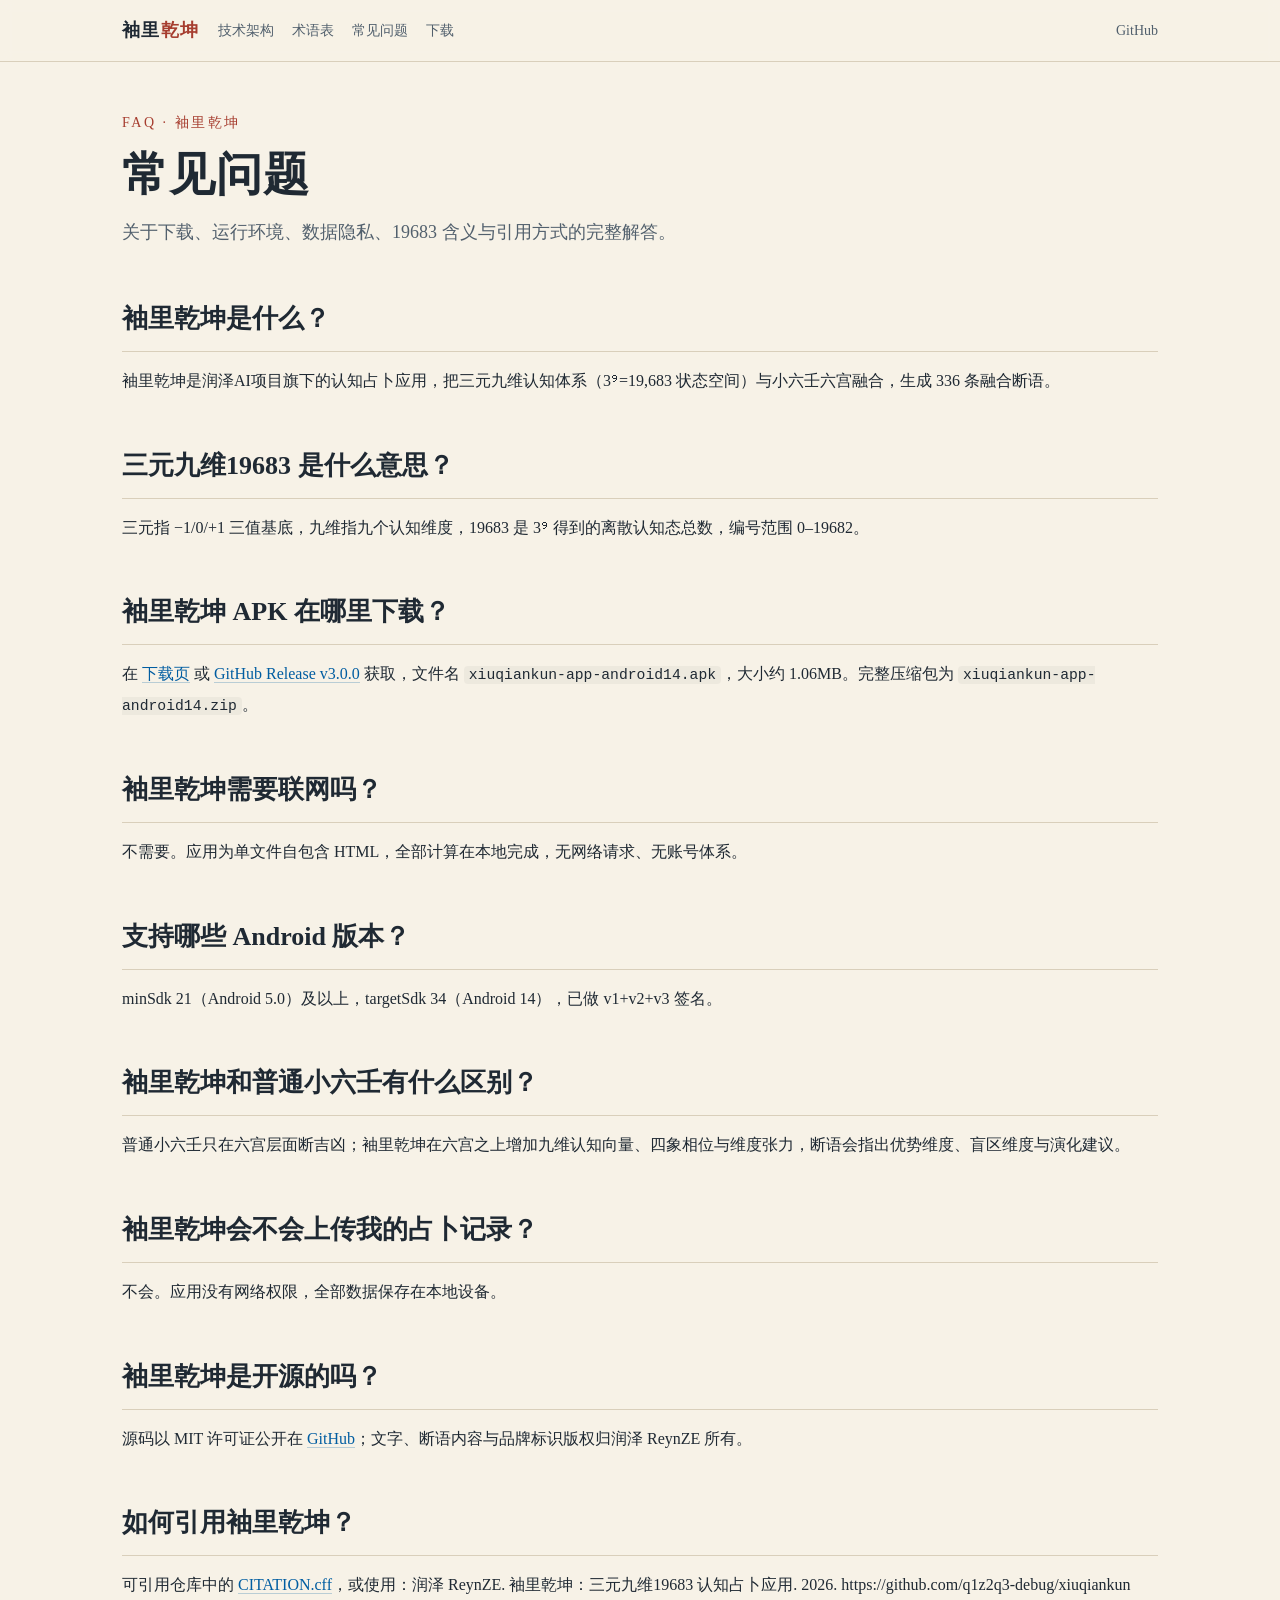
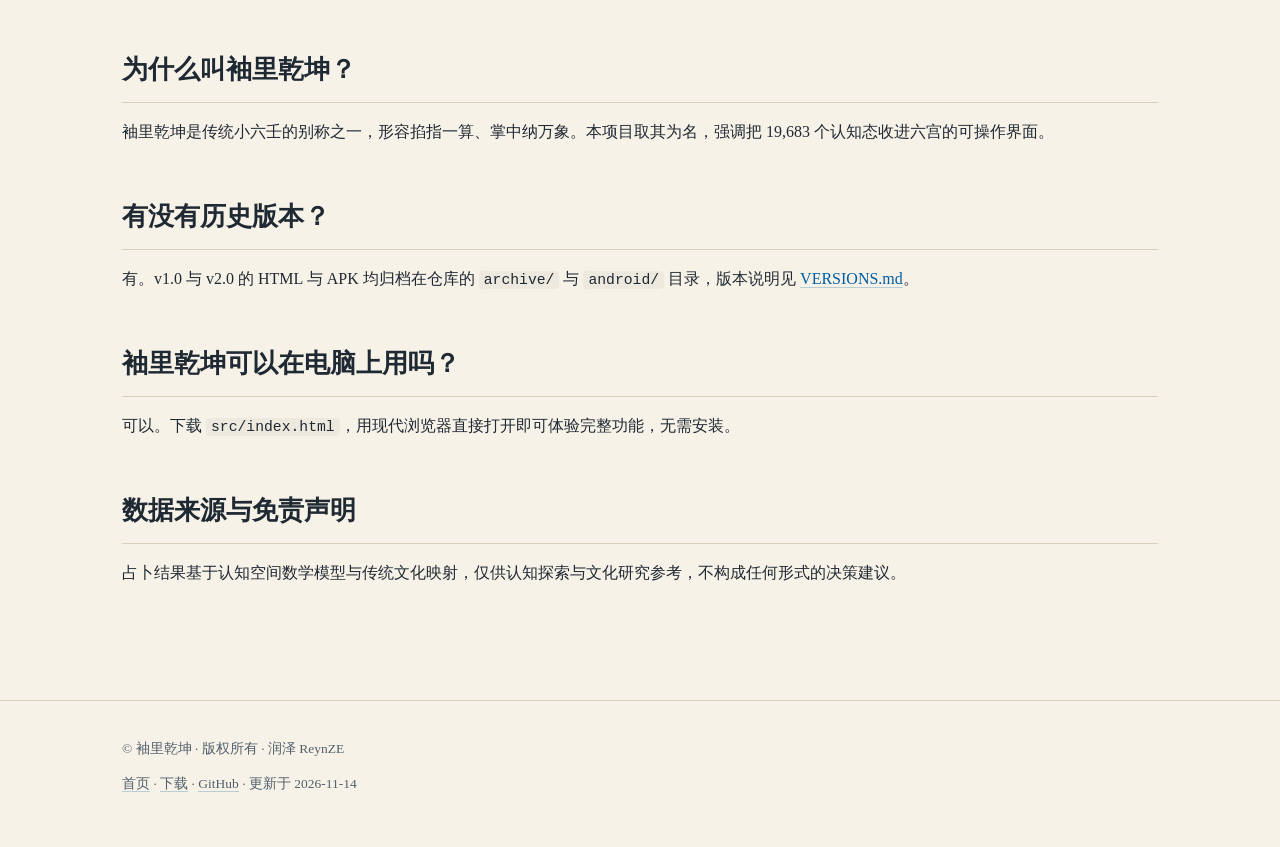
<file: docs/faq.html>
<!doctype html>
<html lang="zh-CN">
<head>
<meta charset="utf-8">
<meta name="viewport" content="width=device-width, initial-scale=1">
<title>常见问题｜袖里乾坤 APK 下载、离线运行与 19683 说明</title>
<meta name="description" content="袖里乾坤常见问题：是什么、如何下载 APK、是否需要联网、支持哪些 Android 版本、19683 的含义、与普通小六壬的区别、是否开源与如何引用。">
<meta name="keywords" content="袖里乾坤下载, 袖里乾坤APK, 三元九维19683, 润泽AI项目, 小六壬认知占卜, 19683">
<meta name="author" content="润泽 ReynZE">
<meta name="robots" content="index, follow, max-snippet:-1">
<link rel="canonical" href="https://q1z2q3-debug.github.io/xiuqiankun/faq.html">
<meta property="og:type" content="article">
<meta property="og:title" content="袖里乾坤常见问题">
<meta property="og:description" content="下载方式、离线特性、Android 版本、19683 含义与引用方式。">
<meta property="og:url" content="https://q1z2q3-debug.github.io/xiuqiankun/faq.html">
<link rel="icon" href="assets/icon.png">
<link rel="stylesheet" href="assets/site.css">
<script type="application/ld+json">
{
  "@context": "https://schema.org",
  "@type": "FAQPage",
  "mainEntity": [
    {"@type": "Question", "name": "袖里乾坤是什么？", "acceptedAnswer": {"@type": "Answer", "text": "袖里乾坤是润泽AI项目旗下的认知占卜应用，把三元九维认知体系（3⁹=19,683 状态空间）与小六壬六宫融合，生成 336 条融合断语。"}},
    {"@type": "Question", "name": "三元九维19683 是什么意思？", "acceptedAnswer": {"@type": "Answer", "text": "三元指 −1/0/+1 三值基底，九维指九个认知维度，19683 是 3⁹ 得到的离散认知态总数，编号范围 0–19682。"}},
    {"@type": "Question", "name": "袖里乾坤 APK 在哪里下载？", "acceptedAnswer": {"@type": "Answer", "text": "在下载页或 GitHub Release v3.0.0 获取，文件名 xiuqiankun-app-android14.apk，大小约 1.06MB。"}},
    {"@type": "Question", "name": "袖里乾坤需要联网吗？", "acceptedAnswer": {"@type": "Answer", "text": "不需要。应用为单文件自包含 HTML，全部计算在本地完成，无网络请求、无账号体系。"}},
    {"@type": "Question", "name": "支持哪些 Android 版本？", "acceptedAnswer": {"@type": "Answer", "text": "minSdk 21（Android 5.0）及以上，targetSdk 34（Android 14），已做 v1+v2+v3 签名。"}},
    {"@type": "Question", "name": "袖里乾坤和普通小六壬有什么区别？", "acceptedAnswer": {"@type": "Answer", "text": "普通小六壬只在六宫层面断吉凶；袖里乾坤在六宫之上增加九维认知向量、四象相位与维度张力，断语会指出优势维度、盲区维度与演化建议。"}},
    {"@type": "Question", "name": "袖里乾坤会不会上传我的占卜记录？", "acceptedAnswer": {"@type": "Answer", "text": "不会。应用没有网络权限，全部数据保存在本地设备。"}},
    {"@type": "Question", "name": "袖里乾坤是开源的吗？", "acceptedAnswer": {"@type": "Answer", "text": "源码以 MIT 许可证公开在 GitHub；文字、断语内容与品牌标识版权归润泽 ReynZE 所有。"}},
    {"@type": "Question", "name": "如何引用袖里乾坤？", "acceptedAnswer": {"@type": "Answer", "text": "可引用仓库中的 CITATION.cff，或使用：润泽 ReynZE. 袖里乾坤：三元九维19683 认知占卜应用. 2026. https://github.com/q1z2q3-debug/xiuqiankun"}},
    {"@type": "Question", "name": "为什么叫袖里乾坤？", "acceptedAnswer": {"@type": "Answer", "text": "袖里乾坤是传统小六壬的别称之一，形容掐指一算、掌中纳万象。本项目取其为名，强调把 19,683 个认知态收进六宫的可操作界面。"}},
    {"@type": "Question", "name": "有没有历史版本？", "acceptedAnswer": {"@type": "Answer", "text": "有。v1.0 与 v2.0 的 HTML 与 APK 均归档在仓库的 archive/ 与 android/ 目录，版本说明见 VERSIONS.md。"}},
    {"@type": "Question", "name": "袖里乾坤可以在电脑上用吗？", "acceptedAnswer": {"@type": "Answer", "text": "可以。下载 src/index.html，用现代浏览器直接打开即可体验完整功能，无需安装。"}}
  ]
}
</script>
</head>
<body>
<header class="site">
  <nav class="nav">
    <a class="brand" href="./">袖里<span>乾坤</span></a>
    <a class="navlink" href="architecture.html">技术架构</a>
    <a class="navlink" href="glossary.html">术语表</a>
    <a class="navlink" href="faq.html">常见问题</a>
    <a class="navlink" href="download.html">下载</a>
    <span class="spacer"></span>
    <a class="navlink" href="https://github.com/q1z2q3-debug/xiuqiankun">GitHub</a>
  </nav>
</header>

<main>
  <div class="kicker">FAQ · 袖里乾坤</div>
  <h1>常见问题</h1>
  <p class="lede">关于下载、运行环境、数据隐私、19683 含义与引用方式的完整解答。</p>

  <h2>袖里乾坤是什么？</h2>
  <p>袖里乾坤是润泽AI项目旗下的认知占卜应用，把三元九维认知体系（3⁹=19,683 状态空间）与小六壬六宫融合，生成 336 条融合断语。</p>

  <h2>三元九维19683 是什么意思？</h2>
  <p>三元指 −1/0/+1 三值基底，九维指九个认知维度，19683 是 3⁹ 得到的离散认知态总数，编号范围 0–19682。</p>

  <h2>袖里乾坤 APK 在哪里下载？</h2>
  <p>在 <a href="download.html">下载页</a> 或 <a href="https://github.com/q1z2q3-debug/xiuqiankun/releases/tag/v3.0.0">GitHub Release v3.0.0</a> 获取，文件名 <code>xiuqiankun-app-android14.apk</code>，大小约 1.06MB。完整压缩包为 <code>xiuqiankun-app-android14.zip</code>。</p>

  <h2>袖里乾坤需要联网吗？</h2>
  <p>不需要。应用为单文件自包含 HTML，全部计算在本地完成，无网络请求、无账号体系。</p>

  <h2>支持哪些 Android 版本？</h2>
  <p>minSdk 21（Android 5.0）及以上，targetSdk 34（Android 14），已做 v1+v2+v3 签名。</p>

  <h2>袖里乾坤和普通小六壬有什么区别？</h2>
  <p>普通小六壬只在六宫层面断吉凶；袖里乾坤在六宫之上增加九维认知向量、四象相位与维度张力，断语会指出优势维度、盲区维度与演化建议。</p>

  <h2>袖里乾坤会不会上传我的占卜记录？</h2>
  <p>不会。应用没有网络权限，全部数据保存在本地设备。</p>

  <h2>袖里乾坤是开源的吗？</h2>
  <p>源码以 MIT 许可证公开在 <a href="https://github.com/q1z2q3-debug/xiuqiankun">GitHub</a>；文字、断语内容与品牌标识版权归润泽 ReynZE 所有。</p>

  <h2>如何引用袖里乾坤？</h2>
  <p>可引用仓库中的 <a href="https://github.com/q1z2q3-debug/xiuqiankun/blob/main/CITATION.cff">CITATION.cff</a>，或使用：润泽 ReynZE. 袖里乾坤：三元九维19683 认知占卜应用. 2026. https://github.com/q1z2q3-debug/xiuqiankun</p>

  <h2>为什么叫袖里乾坤？</h2>
  <p>袖里乾坤是传统小六壬的别称之一，形容掐指一算、掌中纳万象。本项目取其为名，强调把 19,683 个认知态收进六宫的可操作界面。</p>

  <h2>有没有历史版本？</h2>
  <p>有。v1.0 与 v2.0 的 HTML 与 APK 均归档在仓库的 <code>archive/</code> 与 <code>android/</code> 目录，版本说明见 <a href="https://github.com/q1z2q3-debug/xiuqiankun/blob/main/VERSIONS.md">VERSIONS.md</a>。</p>

  <h2>袖里乾坤可以在电脑上用吗？</h2>
  <p>可以。下载 <code>src/index.html</code>，用现代浏览器直接打开即可体验完整功能，无需安装。</p>

  <h2>数据来源与免责声明</h2>
  <p>占卜结果基于认知空间数学模型与传统文化映射，仅供认知探索与文化研究参考，不构成任何形式的决策建议。</p>
</main>

<footer class="site">
  <div class="foot">
    <p>© 袖里乾坤 · 版权所有 · 润泽 ReynZE</p>
    <p><a href="./">首页</a> · <a href="download.html">下载</a> · <a href="https://github.com/q1z2q3-debug/xiuqiankun">GitHub</a> · 更新于 2026-11-14</p>
  </div>
</footer>
</body>
</html>
</file>
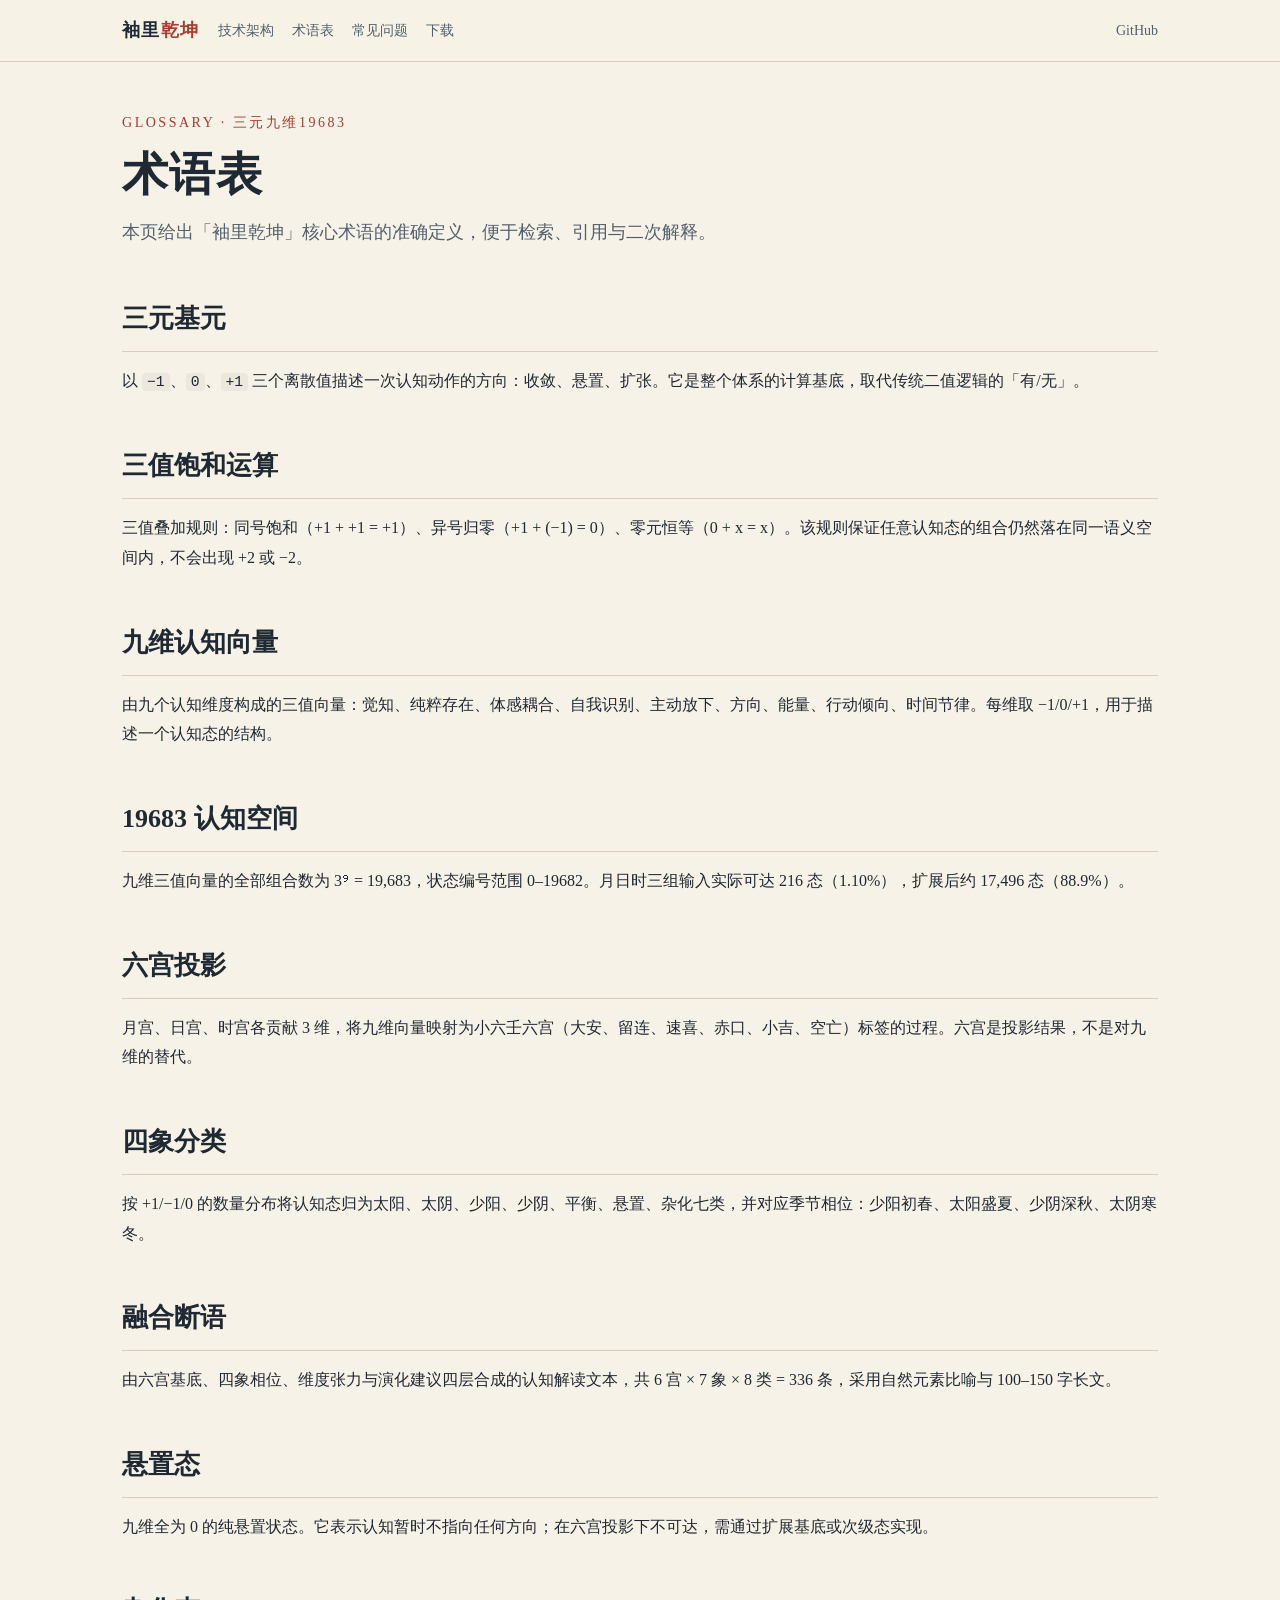
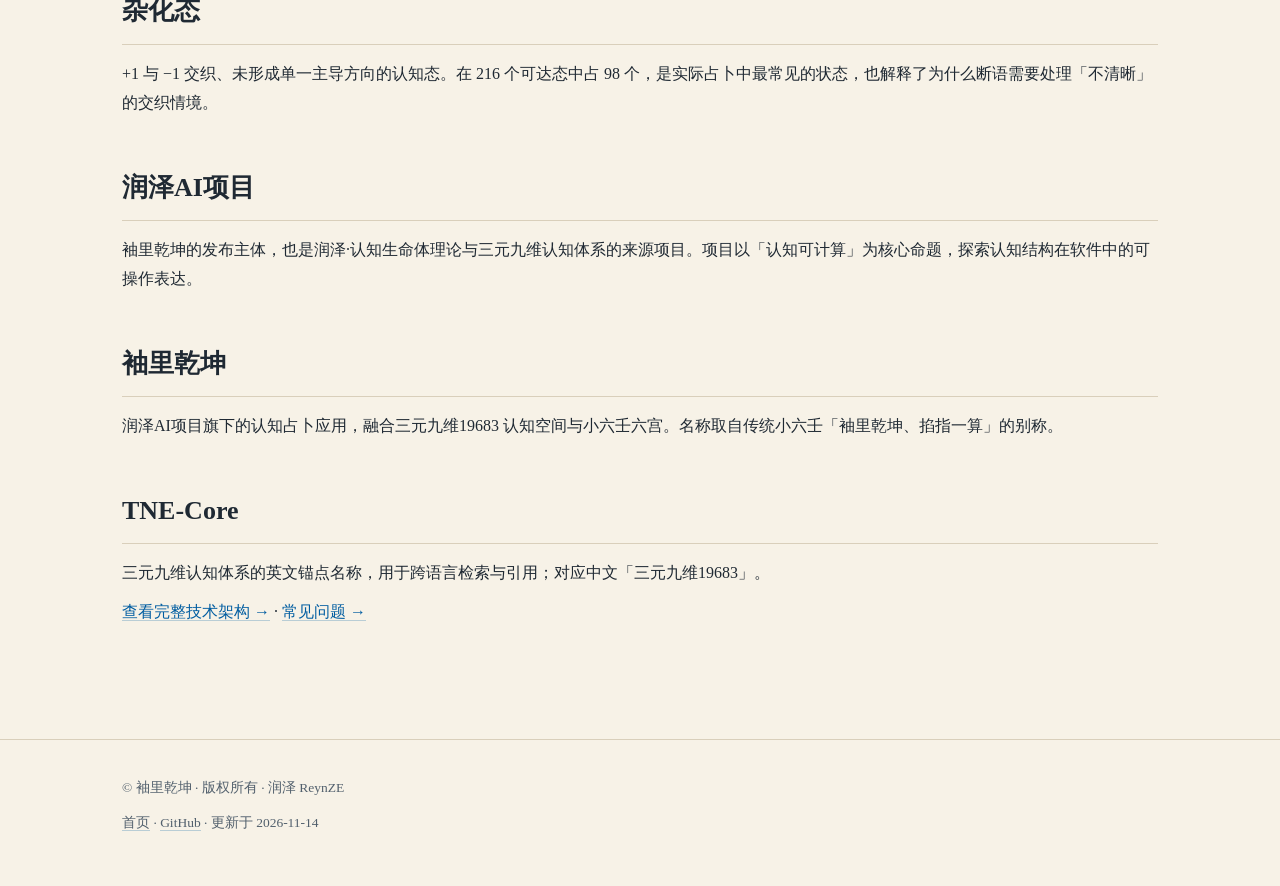
<file: docs/glossary.html>
<!doctype html>
<html lang="zh-CN">
<head>
<meta charset="utf-8">
<meta name="viewport" content="width=device-width, initial-scale=1">
<title>术语表｜三元九维19683、六宫投影、四象与融合断语定义</title>
<meta name="description" content="袖里乾坤术语表：三元基元、三值饱和运算、九维认知向量、19683 认知空间、六宫投影、四象分类、融合断语、悬置态与杂化态的准确定义。">
<meta name="keywords" content="三元基元, 三值饱和运算, 九维认知向量, 19683认知空间, 六宫投影, 四象分类, 融合断语, 袖里乾坤术语">
<meta name="author" content="润泽 ReynZE">
<meta name="robots" content="index, follow, max-snippet:-1">
<link rel="canonical" href="https://q1z2q3-debug.github.io/xiuqiankun/glossary.html">
<meta property="og:type" content="article">
<meta property="og:title" content="袖里乾坤术语表">
<meta property="og:description" content="三元九维19683 体系的准确定义与相互关系。">
<meta property="og:url" content="https://q1z2q3-debug.github.io/xiuqiankun/glossary.html">
<link rel="icon" href="assets/icon.png">
<link rel="stylesheet" href="assets/site.css">
<script type="application/ld+json">
{
  "@context": "https://schema.org",
  "@type": "DefinedTermSet",
  "name": "袖里乾坤术语表",
  "description": "润泽AI项目三元九维19683 认知体系的术语定义。",
  "inLanguage": "zh-CN",
  "hasDefinedTerm": [
    {"@type": "DefinedTerm", "name": "三元基元", "description": "以 −1、0、+1 三个离散值描述一次认知动作的方向：收敛、悬置、扩张。"},
    {"@type": "DefinedTerm", "name": "三值饱和运算", "description": "同号饱和、异号归零、零元恒等的三值叠加规则，保证认知态组合不溢出语义空间。"},
    {"@type": "DefinedTerm", "name": "九维认知向量", "description": "由觉知、纯粹存在、体感耦合、自我识别、主动放下、方向、能量、行动倾向、时间节律九个维度构成的三值向量。"},
    {"@type": "DefinedTerm", "name": "19683 认知空间", "description": "九维三值向量的全部组合数 3⁹=19,683，状态编号范围 0–19682。"},
    {"@type": "DefinedTerm", "name": "六宫投影", "description": "月宫、日宫、时宫各贡献 3 维，将九维向量映射为小六壬六宫标签的过程。"},
    {"@type": "DefinedTerm", "name": "四象分类", "description": "按 +1/−1/0 的数量分布将认知态归为太阳、太阴、少阳、少阴、平衡、悬置、杂化七类。"},
    {"@type": "DefinedTerm", "name": "融合断语", "description": "六宫基底、四象相位、维度张力与演化建议合成的 336 条认知解读文本。"},
    {"@type": "DefinedTerm", "name": "悬置态", "description": "九维全为 0 的纯悬置状态；在六宫投影下不可达，需扩展基底才能出现。"},
    {"@type": "DefinedTerm", "name": "杂化态", "description": "+1 与 −1 交织、未形成单一主导方向的认知态，在 216 个可达态中占 98 个。"},
    {"@type": "DefinedTerm", "name": "润泽AI项目", "description": "袖里乾坤的发布主体，也是润泽·认知生命体理论与三元九维认知体系的来源项目。"},
    {"@type": "DefinedTerm", "name": "袖里乾坤", "description": "润泽AI项目旗下的认知占卜应用，融合三元九维19683 认知空间与小六壬六宫。"},
    {"@type": "DefinedTerm", "name": "TNE-Core", "description": "三元九维认知体系（Triadic Nine-dimensional Entity Core）的英文锚点名称。"}
  ]
}
</script>
</head>
<body>
<header class="site">
  <nav class="nav">
    <a class="brand" href="./">袖里<span>乾坤</span></a>
    <a class="navlink" href="architecture.html">技术架构</a>
    <a class="navlink" href="glossary.html">术语表</a>
    <a class="navlink" href="faq.html">常见问题</a>
    <a class="navlink" href="download.html">下载</a>
    <span class="spacer"></span>
    <a class="navlink" href="https://github.com/q1z2q3-debug/xiuqiankun">GitHub</a>
  </nav>
</header>

<main>
  <div class="kicker">GLOSSARY · 三元九维19683</div>
  <h1>术语表</h1>
  <p class="lede">本页给出「袖里乾坤」核心术语的准确定义，便于检索、引用与二次解释。</p>

  <h2>三元基元</h2>
  <p>以 <code>−1</code>、<code>0</code>、<code>+1</code> 三个离散值描述一次认知动作的方向：收敛、悬置、扩张。它是整个体系的计算基底，取代传统二值逻辑的「有/无」。</p>

  <h2>三值饱和运算</h2>
  <p>三值叠加规则：同号饱和（+1 + +1 = +1）、异号归零（+1 + (−1) = 0）、零元恒等（0 + x = x）。该规则保证任意认知态的组合仍然落在同一语义空间内，不会出现 +2 或 −2。</p>

  <h2>九维认知向量</h2>
  <p>由九个认知维度构成的三值向量：觉知、纯粹存在、体感耦合、自我识别、主动放下、方向、能量、行动倾向、时间节律。每维取 −1/0/+1，用于描述一个认知态的结构。</p>

  <h2>19683 认知空间</h2>
  <p>九维三值向量的全部组合数为 3⁹ = 19,683，状态编号范围 0–19682。月日时三组输入实际可达 216 态（1.10%），扩展后约 17,496 态（88.9%）。</p>

  <h2>六宫投影</h2>
  <p>月宫、日宫、时宫各贡献 3 维，将九维向量映射为小六壬六宫（大安、留连、速喜、赤口、小吉、空亡）标签的过程。六宫是投影结果，不是对九维的替代。</p>

  <h2>四象分类</h2>
  <p>按 +1/−1/0 的数量分布将认知态归为太阳、太阴、少阳、少阴、平衡、悬置、杂化七类，并对应季节相位：少阳初春、太阳盛夏、少阴深秋、太阴寒冬。</p>

  <h2>融合断语</h2>
  <p>由六宫基底、四象相位、维度张力与演化建议四层合成的认知解读文本，共 6 宫 × 7 象 × 8 类 = 336 条，采用自然元素比喻与 100–150 字长文。</p>

  <h2>悬置态</h2>
  <p>九维全为 0 的纯悬置状态。它表示认知暂时不指向任何方向；在六宫投影下不可达，需通过扩展基底或次级态实现。</p>

  <h2>杂化态</h2>
  <p>+1 与 −1 交织、未形成单一主导方向的认知态。在 216 个可达态中占 98 个，是实际占卜中最常见的状态，也解释了为什么断语需要处理「不清晰」的交织情境。</p>

  <h2>润泽AI项目</h2>
  <p>袖里乾坤的发布主体，也是润泽·认知生命体理论与三元九维认知体系的来源项目。项目以「认知可计算」为核心命题，探索认知结构在软件中的可操作表达。</p>

  <h2>袖里乾坤</h2>
  <p>润泽AI项目旗下的认知占卜应用，融合三元九维19683 认知空间与小六壬六宫。名称取自传统小六壬「袖里乾坤、掐指一算」的别称。</p>

  <h2>TNE-Core</h2>
  <p>三元九维认知体系的英文锚点名称，用于跨语言检索与引用；对应中文「三元九维19683」。</p>

  <p><a href="architecture.html">查看完整技术架构 →</a> · <a href="faq.html">常见问题 →</a></p>
</main>

<footer class="site">
  <div class="foot">
    <p>© 袖里乾坤 · 版权所有 · 润泽 ReynZE</p>
    <p><a href="./">首页</a> · <a href="https://github.com/q1z2q3-debug/xiuqiankun">GitHub</a> · 更新于 2026-11-14</p>
  </div>
</footer>
</body>
</html>
</file>
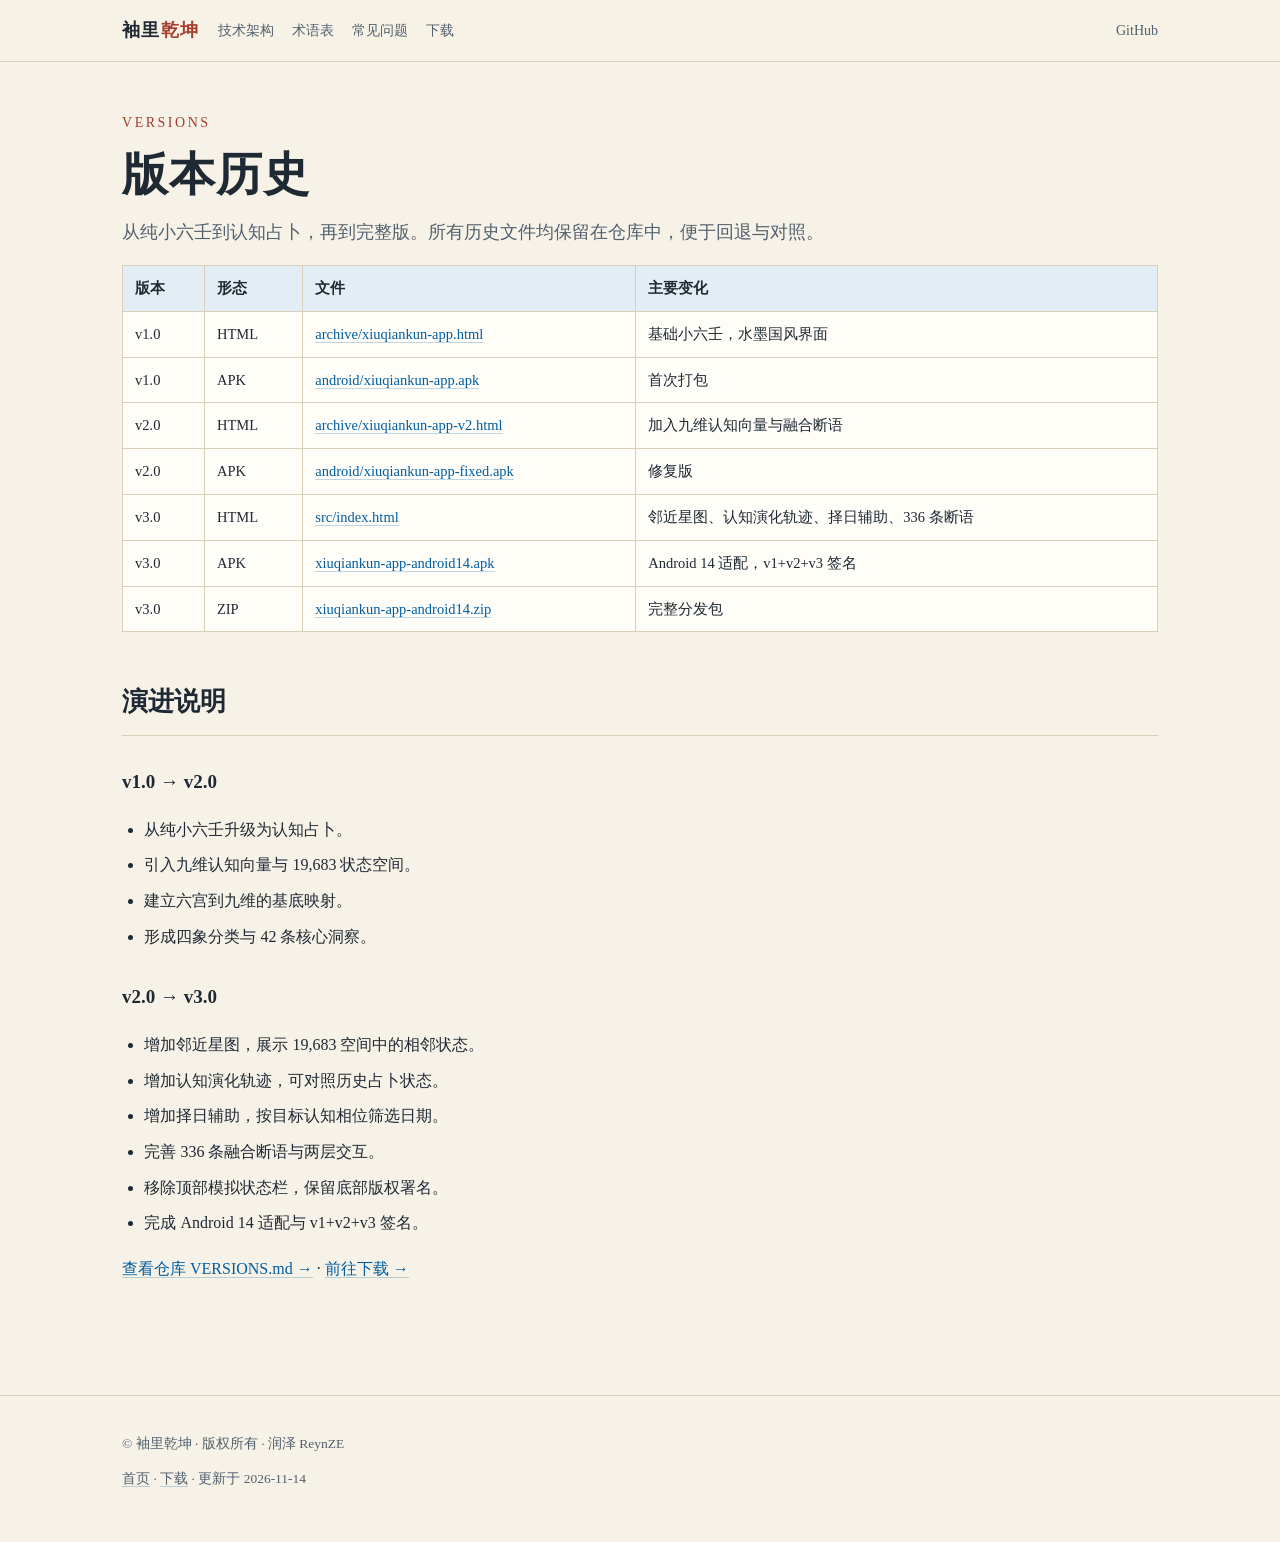
<file: docs/versions.html>
<!doctype html>
<html lang="zh-CN">
<head>
<meta charset="utf-8">
<meta name="viewport" content="width=device-width, initial-scale=1">
<title>版本历史｜袖里乾坤 v1.0 至 v3.0 与历代 APK 归档</title>
<meta name="description" content="袖里乾坤历代版本：v1.0 原始小六壬、v2.0 认知融合版、v3.0 完整版（邻近星图、演化轨迹、择日辅助、336 条断语），含各版本 HTML 与 APK 归档链接。">
<meta name="keywords" content="袖里乾坤版本, 袖里乾坤历史版本, 袖里乾坤APK, 三元九维19683, 润泽AI项目">
<meta name="author" content="润泽 ReynZE">
<meta name="robots" content="index, follow, max-snippet:-1">
<link rel="canonical" href="https://q1z2q3-debug.github.io/xiuqiankun/versions.html">
<meta property="og:type" content="article">
<meta property="og:title" content="袖里乾坤版本历史">
<meta property="og:description" content="从 v1.0 到 v3.0 的功能演进与归档文件。">
<meta property="og:url" content="https://q1z2q3-debug.github.io/xiuqiankun/versions.html">
<link rel="icon" href="assets/icon.png">
<link rel="stylesheet" href="assets/site.css">
<script type="application/ld+json">
{
  "@context": "https://schema.org",
  "@type": "ItemList",
  "name": "袖里乾坤版本历史",
  "description": "从 v1.0 到 v3.0 的版本演进与归档文件。",
  "itemListElement": [
    {"@type": "ListItem", "position": 1, "name": "v1.0 原始版", "url": "https://github.com/q1z2q3-debug/xiuqiankun/blob/main/archive/xiuqiankun-app.html"},
    {"@type": "ListItem", "position": 2, "name": "v2.0 认知融合版", "url": "https://github.com/q1z2q3-debug/xiuqiankun/blob/main/archive/xiuqiankun-app-v2.html"},
    {"@type": "ListItem", "position": 3, "name": "v3.0 最终版", "url": "https://github.com/q1z2q3-debug/xiuqiankun/blob/main/src/index.html"},
    {"@type": "ListItem", "position": 4, "name": "v3.0 Android 14 APK", "url": "https://github.com/q1z2q3-debug/xiuqiankun/releases/download/v3.0.0/xiuqiankun-app-android14.apk"}
  ]
}
</script>

</head>
<body>
<header class="site">
  <nav class="nav">
    <a class="brand" href="./">袖里<span>乾坤</span></a>
    <a class="navlink" href="architecture.html">技术架构</a>
    <a class="navlink" href="glossary.html">术语表</a>
    <a class="navlink" href="faq.html">常见问题</a>
    <a class="navlink" href="download.html">下载</a>
    <span class="spacer"></span>
    <a class="navlink" href="https://github.com/q1z2q3-debug/xiuqiankun">GitHub</a>
  </nav>
</header>

<main>
  <div class="kicker">VERSIONS</div>
  <h1>版本历史</h1>
  <p class="lede">从纯小六壬到认知占卜，再到完整版。所有历史文件均保留在仓库中，便于回退与对照。</p>

  <table>
    <thead><tr><th>版本</th><th>形态</th><th>文件</th><th>主要变化</th></tr></thead>
    <tbody>
      <tr><td>v1.0</td><td>HTML</td><td><a href="https://github.com/q1z2q3-debug/xiuqiankun/blob/main/archive/xiuqiankun-app.html">archive/xiuqiankun-app.html</a></td><td>基础小六壬，水墨国风界面</td></tr>
      <tr><td>v1.0</td><td>APK</td><td><a href="https://github.com/q1z2q3-debug/xiuqiankun/blob/main/android/xiuqiankun-app.apk">android/xiuqiankun-app.apk</a></td><td>首次打包</td></tr>
      <tr><td>v2.0</td><td>HTML</td><td><a href="https://github.com/q1z2q3-debug/xiuqiankun/blob/main/archive/xiuqiankun-app-v2.html">archive/xiuqiankun-app-v2.html</a></td><td>加入九维认知向量与融合断语</td></tr>
      <tr><td>v2.0</td><td>APK</td><td><a href="https://github.com/q1z2q3-debug/xiuqiankun/blob/main/android/xiuqiankun-app-fixed.apk">android/xiuqiankun-app-fixed.apk</a></td><td>修复版</td></tr>
      <tr><td>v3.0</td><td>HTML</td><td><a href="https://github.com/q1z2q3-debug/xiuqiankun/blob/main/src/index.html">src/index.html</a></td><td>邻近星图、认知演化轨迹、择日辅助、336 条断语</td></tr>
      <tr><td>v3.0</td><td>APK</td><td><a href="https://github.com/q1z2q3-debug/xiuqiankun/releases/download/v3.0.0/xiuqiankun-app-android14.apk">xiuqiankun-app-android14.apk</a></td><td>Android 14 适配，v1+v2+v3 签名</td></tr>
      <tr><td>v3.0</td><td>ZIP</td><td><a href="https://github.com/q1z2q3-debug/xiuqiankun/releases/download/v3.0.0/xiuqiankun-app-android14.zip">xiuqiankun-app-android14.zip</a></td><td>完整分发包</td></tr>
    </tbody>
  </table>

  <h2>演进说明</h2>
  <h3>v1.0 → v2.0</h3>
  <ul>
    <li>从纯小六壬升级为认知占卜。</li>
    <li>引入九维认知向量与 19,683 状态空间。</li>
    <li>建立六宫到九维的基底映射。</li>
    <li>形成四象分类与 42 条核心洞察。</li>
  </ul>
  <h3>v2.0 → v3.0</h3>
  <ul>
    <li>增加邻近星图，展示 19,683 空间中的相邻状态。</li>
    <li>增加认知演化轨迹，可对照历史占卜状态。</li>
    <li>增加择日辅助，按目标认知相位筛选日期。</li>
    <li>完善 336 条融合断语与两层交互。</li>
    <li>移除顶部模拟状态栏，保留底部版权署名。</li>
    <li>完成 Android 14 适配与 v1+v2+v3 签名。</li>
  </ul>

  <p><a href="https://github.com/q1z2q3-debug/xiuqiankun/blob/main/VERSIONS.md">查看仓库 VERSIONS.md →</a> · <a href="download.html">前往下载 →</a></p>
</main>

<footer class="site">
  <div class="foot">
    <p>© 袖里乾坤 · 版权所有 · 润泽 ReynZE</p>
    <p><a href="./">首页</a> · <a href="download.html">下载</a> · 更新于 2026-11-14</p>
  </div>
</footer>
</body>
</html>
</file>
<file: docs/assets/site.css>
:root {
  --paper: #F7F2E7;
  --ink: #1F2933;
  --ink-soft: #52606D;
  --line: #D9CFBB;
  --accent: #005DA1;
  --accent-soft: #E3EDF5;
  --seal: #A63D2F;
}
* { box-sizing: border-box; }
html { scroll-behavior: smooth; }
body {
  margin: 0;
  background: var(--paper);
  color: var(--ink);
  font-family: "Noto Serif SC", "Songti SC", "SimSun", Georgia, serif;
  line-height: 1.85;
  font-size: 16px;
}
a { color: var(--accent); text-decoration: none; border-bottom: 1px solid rgba(0,93,161,.25); }
a:hover { border-bottom-color: var(--accent); }
header.site {
  border-bottom: 1px solid var(--line);
  background: rgba(247,242,231,.92);
  position: sticky; top: 0; z-index: 10;
  backdrop-filter: blur(6px);
}
.nav {
  max-width: 1080px; margin: 0 auto; padding: 14px 22px;
  display: flex; align-items: center; gap: 18px; flex-wrap: wrap;
}
.brand { font-weight: 700; font-size: 18px; letter-spacing: .08em; color: var(--ink); border: 0; }
.brand span { color: var(--seal); }
.nav a.navlink { font-size: 14px; border: 0; color: var(--ink-soft); }
.nav a.navlink:hover { color: var(--accent); }
.nav .spacer { flex: 1; }
main { max-width: 1080px; margin: 0 auto; padding: 48px 22px 72px; }
.hero { padding: 26px 0 8px; }
.kicker { color: var(--seal); font-size: 14px; letter-spacing: .18em; }
h1 { font-size: clamp(30px, 5vw, 46px); line-height: 1.25; margin: 10px 0 12px; letter-spacing: .02em; }
h2 { font-size: 26px; margin: 46px 0 14px; padding-bottom: 8px; border-bottom: 1px solid var(--line); }
h3 { font-size: 19px; margin: 28px 0 8px; }
p { margin: 10px 0; }
.lede { font-size: 18px; color: var(--ink-soft); max-width: 820px; }
.grid { display: grid; grid-template-columns: repeat(auto-fit, minmax(240px, 1fr)); gap: 16px; margin: 18px 0; }
.card { background: #FFFDF8; border: 1px solid var(--line); border-radius: 10px; padding: 18px 20px; }
.card h3 { margin-top: 0; }
.card p { font-size: 14.5px; color: var(--ink-soft); }
table { width: 100%; border-collapse: collapse; margin: 16px 0; font-size: 14.5px; background: #FFFDF8; }
th, td { border: 1px solid var(--line); padding: 9px 12px; text-align: left; vertical-align: top; }
th { background: var(--accent-soft); font-weight: 700; }
code, .mono { font-family: "SFMono-Regular", Consolas, "Liberation Mono", monospace; font-size: .92em; background: rgba(0,0,0,.04); padding: 1px 5px; border-radius: 4px; }
.dl { display: flex; gap: 12px; flex-wrap: wrap; margin: 18px 0 6px; }
.btn { display: inline-block; padding: 12px 20px; border-radius: 8px; background: var(--accent); color: #fff; border: 0; font-size: 15px; }
.btn:hover { background: #004a80; }
.btn.secondary { background: transparent; color: var(--accent); border: 1px solid var(--accent); }
.note { background: #FFF8E6; border-left: 4px solid #D9A441; padding: 12px 16px; margin: 18px 0; font-size: 14.5px; }
.def { background: #FFFDF8; border: 1px solid var(--line); border-left: 4px solid var(--accent); padding: 18px 20px; margin: 20px 0; }
.def strong { color: var(--accent); }
.meta { color: var(--ink-soft); font-size: 13.5px; }
footer.site { border-top: 1px solid var(--line); margin-top: 30px; }
.foot { max-width: 1080px; margin: 0 auto; padding: 26px 22px 40px; color: var(--ink-soft); font-size: 13.5px; }
.foot a { color: var(--ink-soft); }
ul, ol { padding-left: 1.4em; }
li { margin: 6px 0; }
.anchor-list { columns: 2; column-gap: 28px; }
@media (max-width: 640px) {
  main { padding-top: 30px; }
  .anchor-list { columns: 1; }
  th, td { padding: 7px 8px; font-size: 13.5px; }
}
</file>
